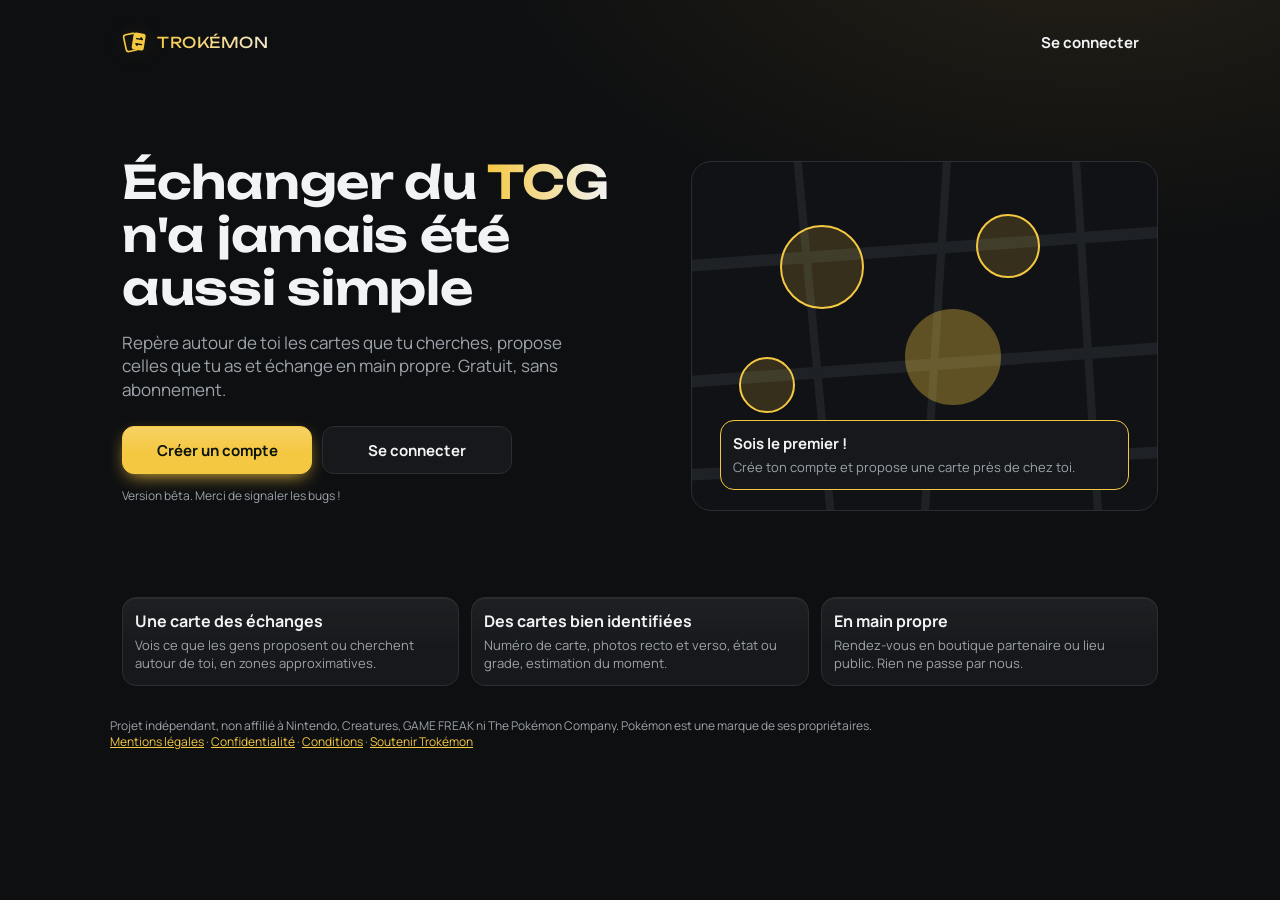
<file: index.html>
<!DOCTYPE html>
<html lang="fr">
<head>
<meta charset="utf-8">
<meta name="viewport" content="width=device-width, initial-scale=1, viewport-fit=cover">
<title>Trokémon · Échanger du TCG n'a jamais été aussi simple</title>
<meta name="description" content="Trouve près de chez toi les cartes que tu cherches, propose celles que tu as et échange en main propre. Gratuit, sans abonnement.">
<meta name="theme-color" content="#0E0F11">
<link rel="manifest" href="manifest.webmanifest">
<link rel="apple-touch-icon" href="apple-touch-icon.png">
<meta name="apple-mobile-web-app-capable" content="yes">
<meta name="mobile-web-app-capable" content="yes">
<meta name="apple-mobile-web-app-title" content="Trokémon">
<link rel="icon" href="icon.svg" type="image/svg+xml">
<link rel="stylesheet" href="vendor/leaflet/leaflet.css">
<link rel="preconnect" href="https://assets.tcgdex.net">
<link rel="preconnect" href="https://assets.tcgdex.net" crossorigin>
<link rel="preconnect" href="https://api.tcgdex.net" crossorigin>
<link rel="preconnect" href="https://fonts.googleapis.com">
<link rel="preconnect" href="https://fonts.gstatic.com" crossorigin>
<link href="https://fonts.googleapis.com/css2?family=Manrope:wght@400;500;600;700;800&family=Unbounded:wght@600&display=swap" rel="stylesheet">
<link rel="stylesheet" href="css/style.css">
</head>
<body>
<div id="decor" aria-hidden="true"></div>
<div id="app"></div>
<div id="toast" class="toast" role="status" hidden></div>
<noscript><p style="padding:24px">Trokémon a besoin de JavaScript pour fonctionner.</p></noscript>
<script src="vendor/leaflet/leaflet.js"></script>
<script src="vendor/supabase.js"></script>
<script src="config.js"></script>
<script>if("serviceWorker" in navigator){window.addEventListener("load",function(){navigator.serviceWorker.register("sw.js").catch(function(){});});}</script>
<script src="js/pwa.js"></script>
<script src="js/catalog.js"></script>
<script src="js/db.js"></script>
<script src="js/map.js"></script>
<script src="js/camera.js"></script>
<script src="js/app.js"></script>
</body>
</html>
</file>
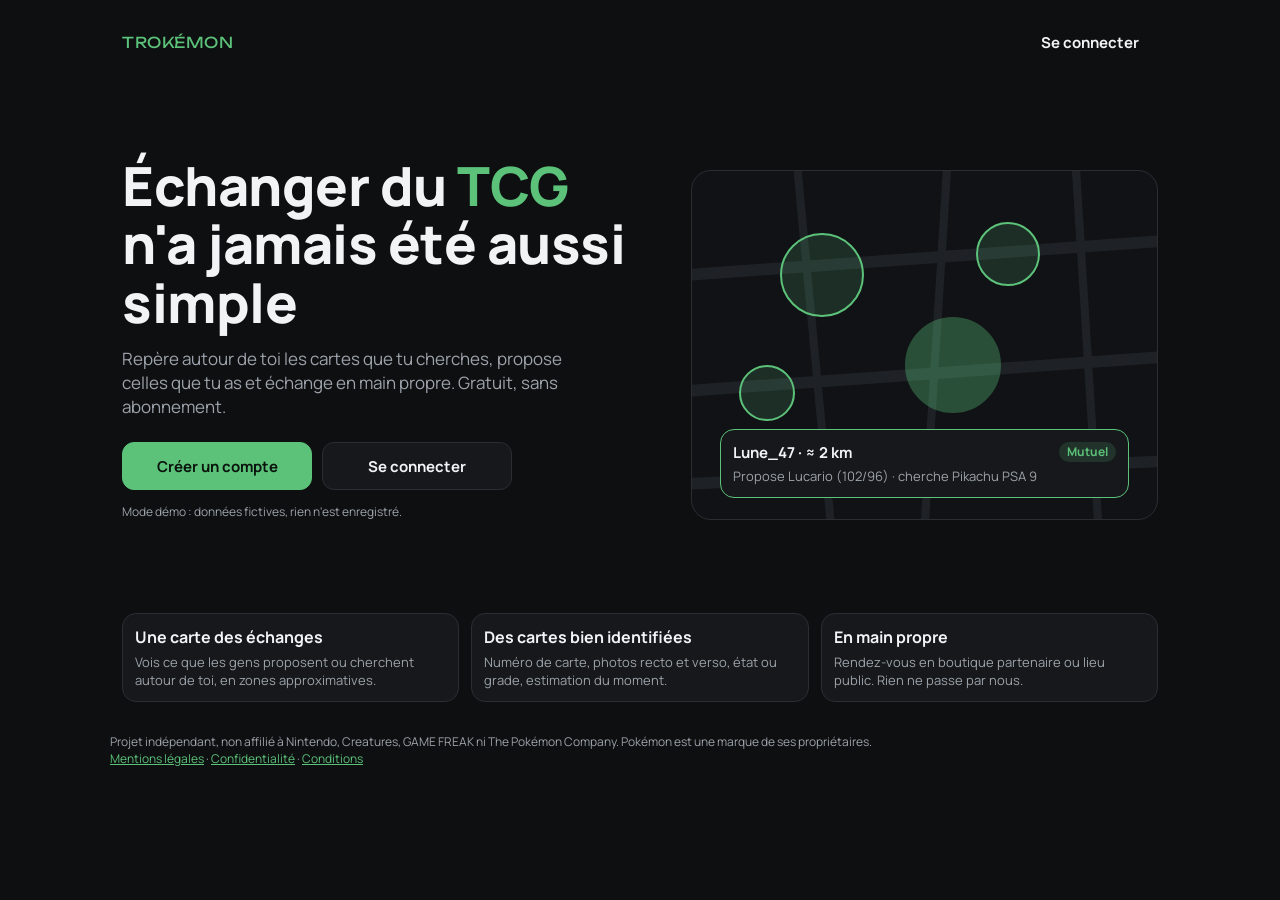
<file: site/index.html>
<!DOCTYPE html>
<html lang="fr">
<head>
<meta charset="utf-8">
<meta name="viewport" content="width=device-width, initial-scale=1, viewport-fit=cover">
<title>Trokémon · Échanger du TCG n'a jamais été aussi simple</title>
<meta name="description" content="Trouve près de chez toi les cartes que tu cherches, propose celles que tu as et échange en main propre. Gratuit, sans abonnement.">
<meta name="theme-color" content="#0E0F11">
<link rel="manifest" href="manifest.webmanifest">
<link rel="icon" href="icon.svg" type="image/svg+xml">
<link rel="stylesheet" href="vendor/leaflet/leaflet.css">
<link rel="preconnect" href="https://fonts.googleapis.com">
<link rel="preconnect" href="https://fonts.gstatic.com" crossorigin>
<link href="https://fonts.googleapis.com/css2?family=Manrope:wght@400;500;600;700;800&family=Unbounded:wght@600&display=swap" rel="stylesheet">
<link rel="stylesheet" href="css/style.css">
</head>
<body>
<div id="app"></div>
<div id="toast" class="toast" role="status" hidden></div>
<noscript><p style="padding:24px">Trokémon a besoin de JavaScript pour fonctionner.</p></noscript>
<script src="vendor/leaflet/leaflet.js"></script>
<script src="vendor/supabase.js"></script>
<script src="config.js"></script>
<script src="js/catalog.js"></script>
<script src="js/db.js"></script>
<script src="js/map.js"></script>
<script src="js/app.js"></script>
</body>
</html>
</file>
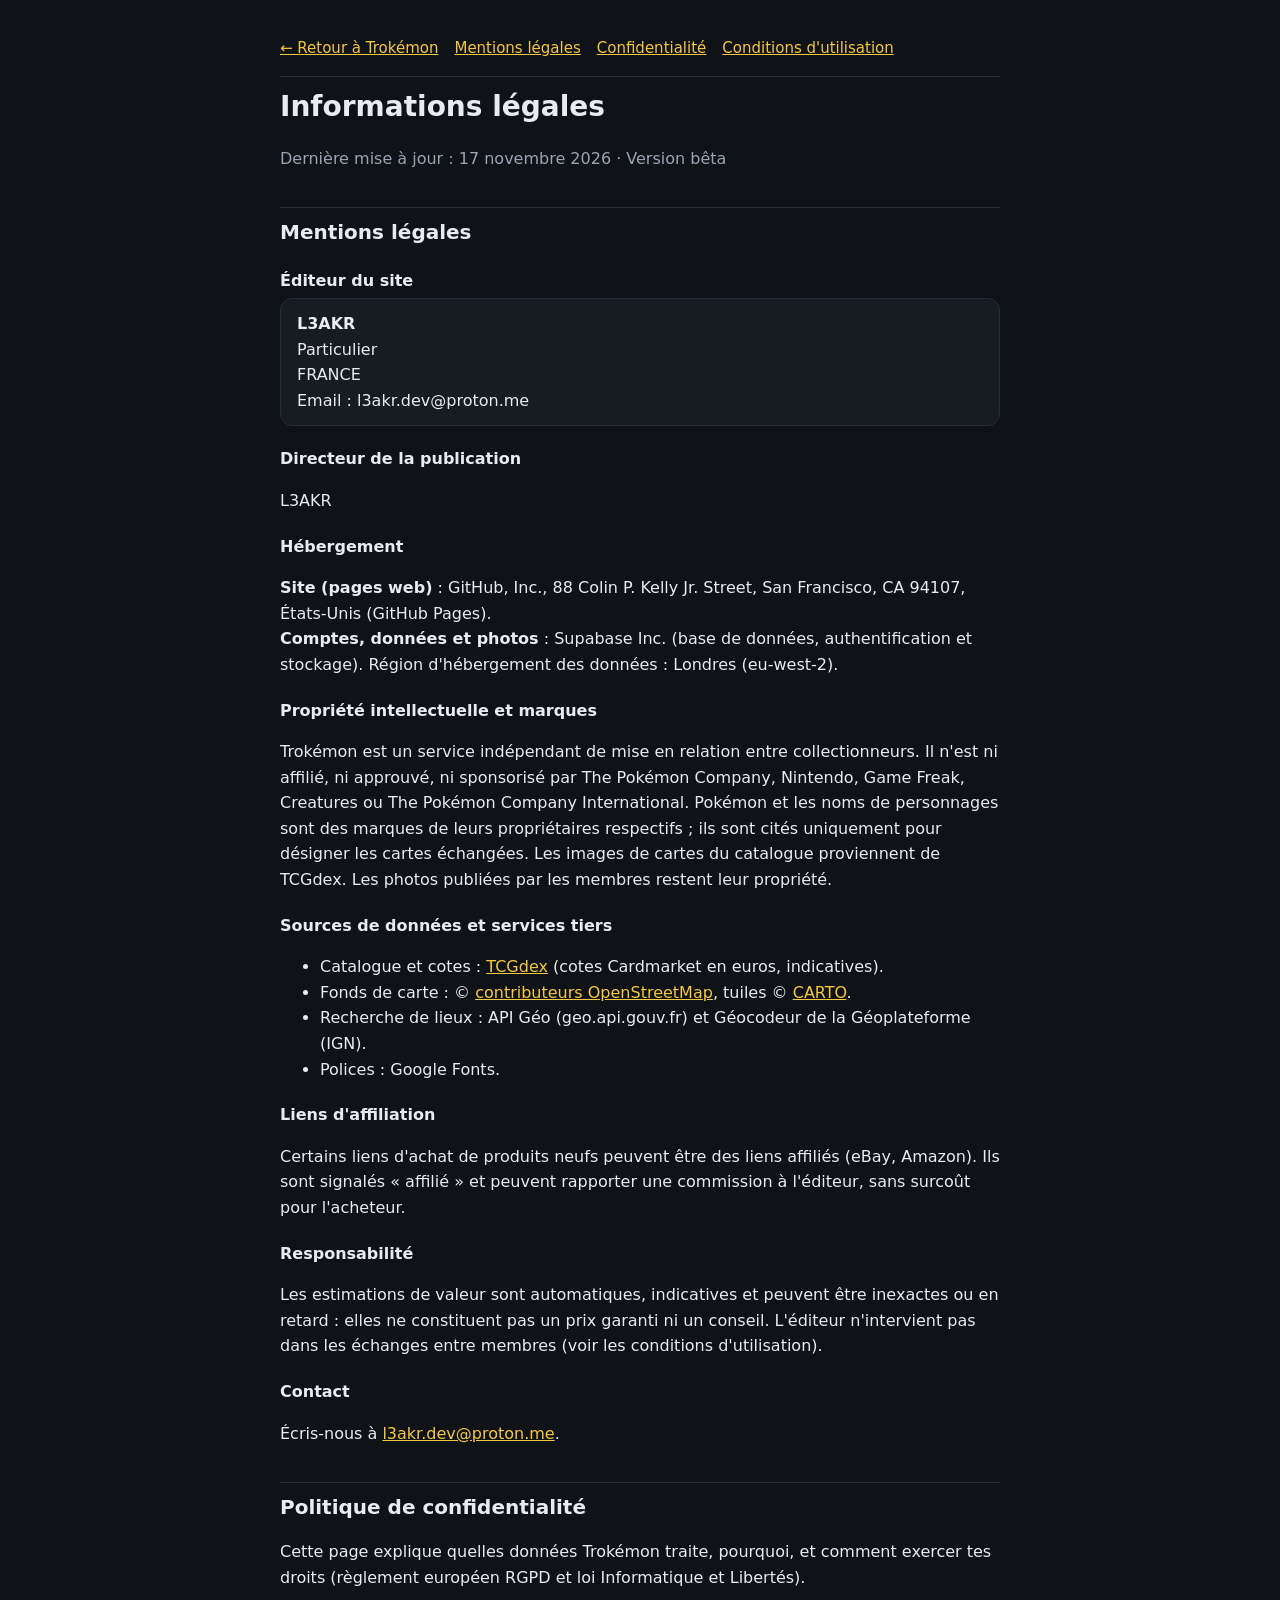
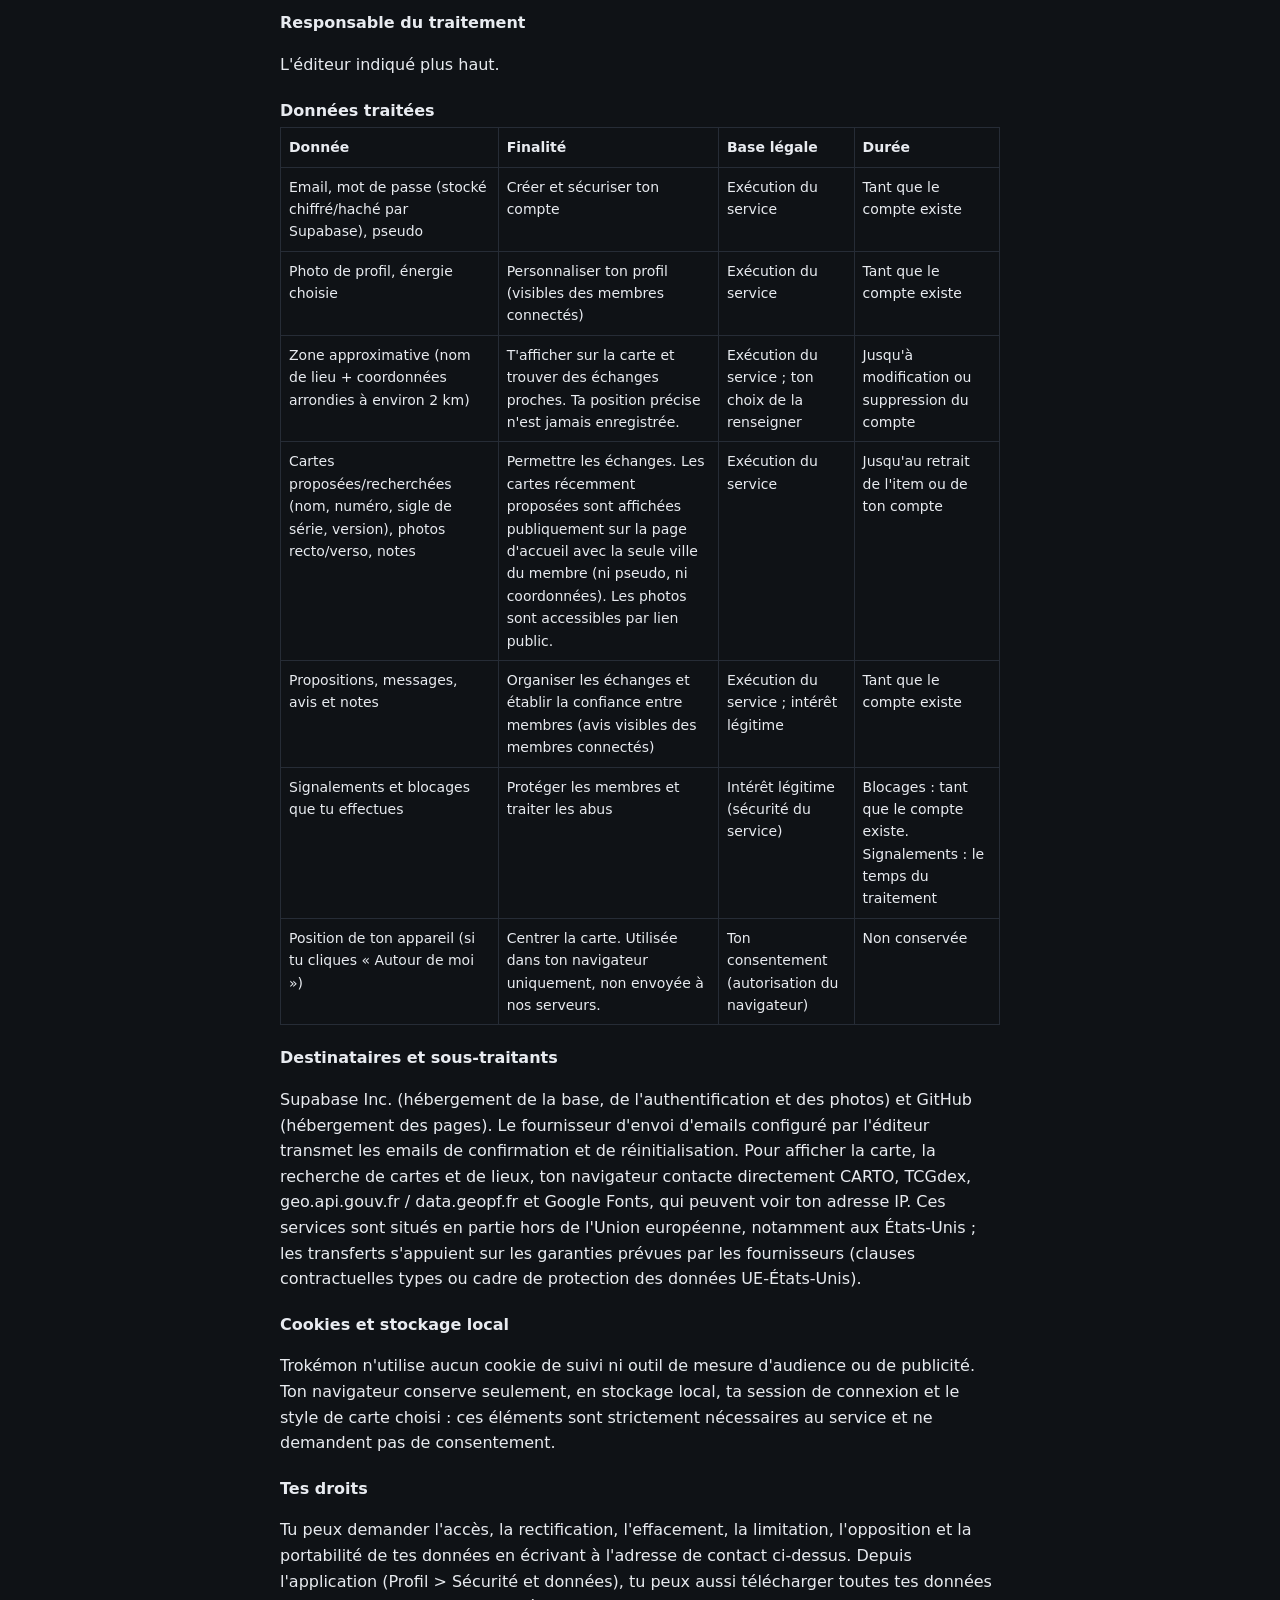
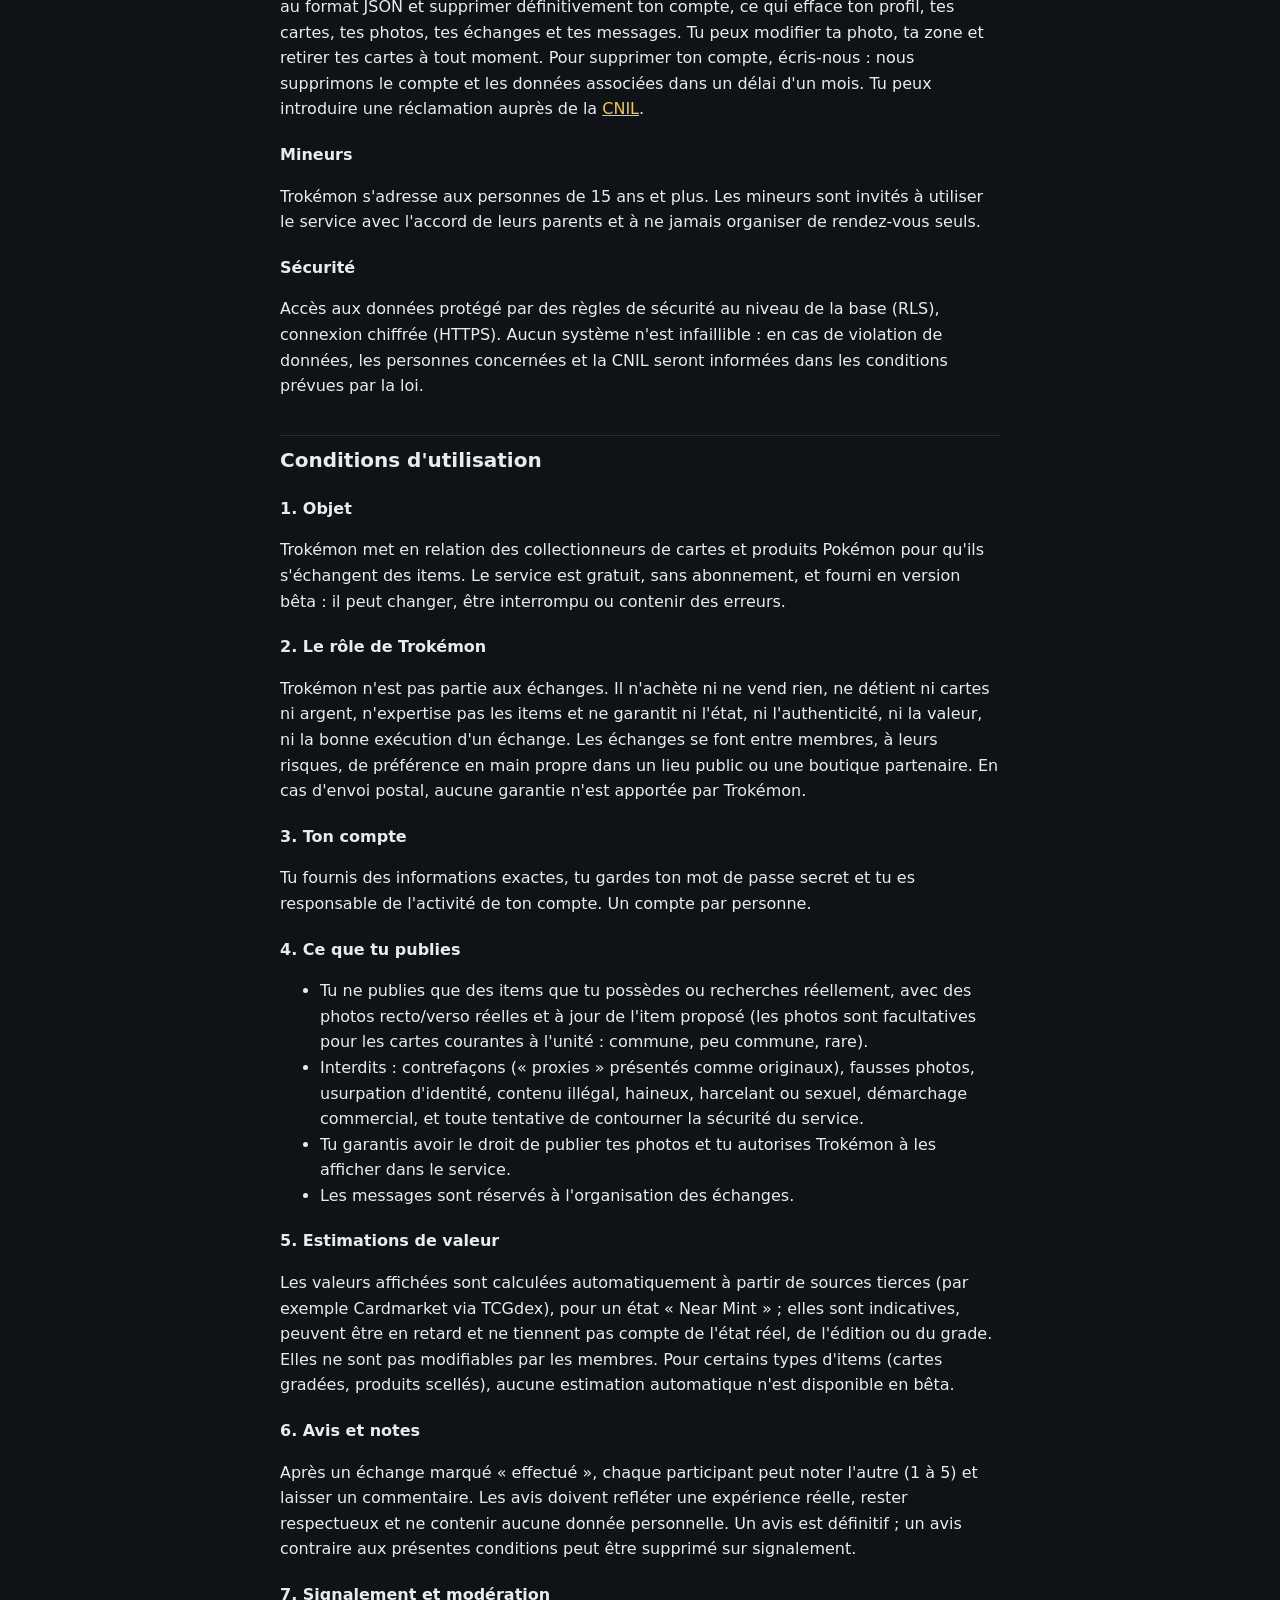
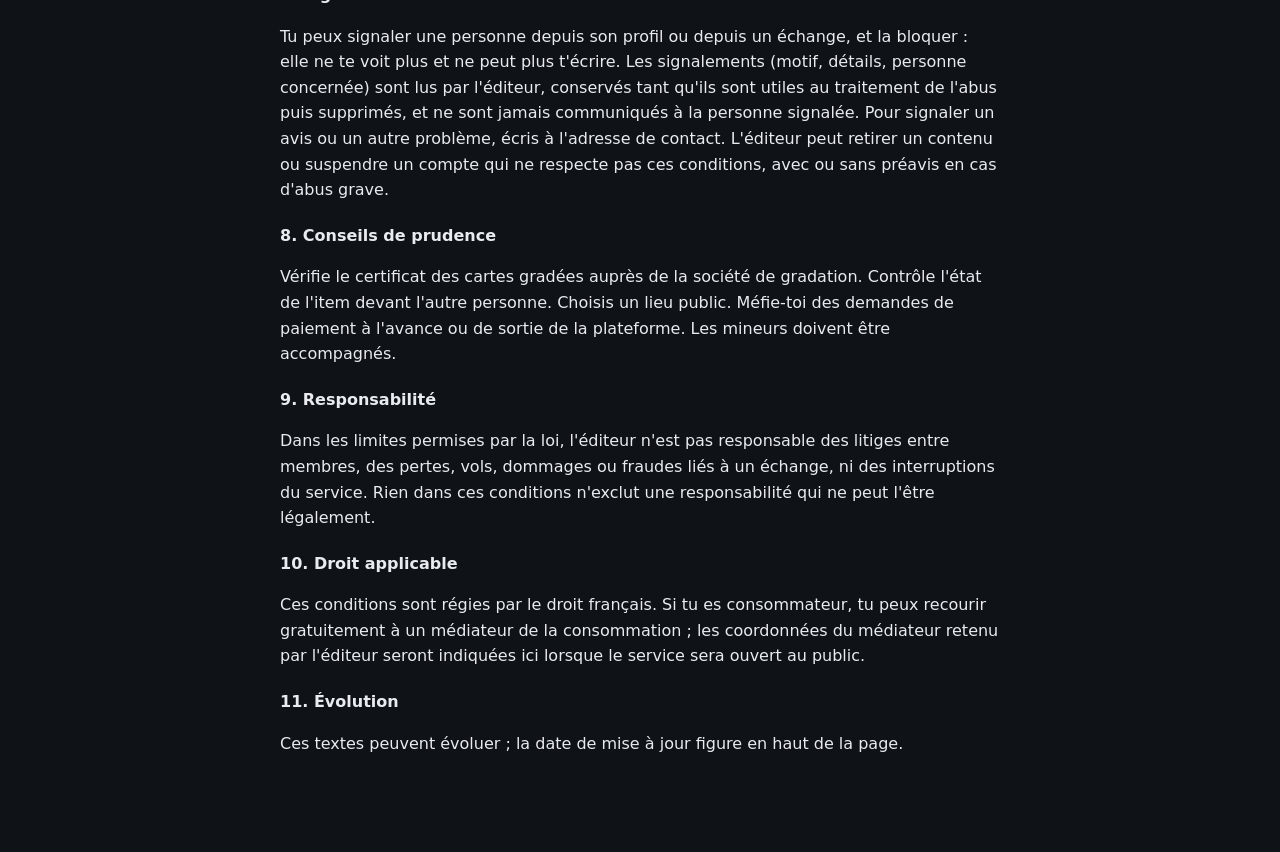
<file: legal.html>
<!DOCTYPE html>
<html lang="fr">
<head>
<meta charset="utf-8">
<meta name="viewport" content="width=device-width,initial-scale=1">
<meta name="robots" content="noindex">
<title>Mentions légales · Trokémon</title>
<link rel="icon" href="icon.svg">
<style>
:root{color-scheme:dark}
*{box-sizing:border-box}
body{margin:0;background:#0f1216;color:#e8ebf0;font:16px/1.6 system-ui,-apple-system,Segoe UI,Roboto,sans-serif}
main{max-width:760px;margin:0 auto;padding:20px 20px 80px}
a{color:#F5C842}
h1{font-size:28px;margin:8px 0 4px}
h2{font-size:20px;margin:36px 0 8px;padding-top:8px;border-top:1px solid #262c36}
h3{font-size:16px;margin:20px 0 4px}
nav.top{display:flex;gap:16px;flex-wrap:wrap;padding:16px 0;border-bottom:1px solid #262c36;font-size:15px}
.muted{color:#9aa4b2}
.todo{background:#3a2d12;color:#ffd58a;border-radius:6px;padding:0 6px}
table{border-collapse:collapse;width:100%;font-size:14px}
td,th{border:1px solid #262c36;padding:8px;text-align:left;vertical-align:top}
.box{background:#171b22;border:1px solid #262c36;border-radius:12px;padding:12px 16px}
</style>
</head>
<body>
<main>
<nav class="top" aria-label="Pages légales">
 <a href="./">← Retour à Trokémon</a>
 <a href="#mentions">Mentions légales</a>
 <a href="#confidentialite">Confidentialité</a>
 <a href="#cgu">Conditions d'utilisation</a>
</nav>
<h1>Informations légales</h1>
<p class="muted">Dernière mise à jour : <span id="maj"></span> · Version bêta</p>

<h2 id="mentions">Mentions légales</h2>
<h3>Éditeur du site</h3>
<div class="box" id="editeur"></div>
<h3>Directeur de la publication</h3>
<p id="directeur"></p>
<h3>Hébergement</h3>
<p><b>Site (pages web)</b> : GitHub, Inc., 88 Colin P. Kelly Jr. Street, San Francisco, CA 94107, États-Unis (GitHub Pages).<br>
<b>Comptes, données et photos</b> : Supabase Inc. (base de données, authentification et stockage). Région d'hébergement des données : <span id="region"></span>.</p>
<h3>Propriété intellectuelle et marques</h3>
<p>Trokémon est un service indépendant de mise en relation entre collectionneurs. Il n'est ni affilié, ni approuvé, ni sponsorisé par The Pokémon Company, Nintendo, Game Freak, Creatures ou The Pokémon Company International. Pokémon et les noms de personnages sont des marques de leurs propriétaires respectifs ; ils sont cités uniquement pour désigner les cartes échangées. Les images de cartes du catalogue proviennent de TCGdex. Les photos publiées par les membres restent leur propriété.</p>
<h3>Sources de données et services tiers</h3>
<ul>
 <li>Catalogue et cotes : <a href="https://tcgdex.dev" rel="noopener">TCGdex</a> (cotes Cardmarket en euros, indicatives).</li>
 <li>Fonds de carte : © <a href="https://www.openstreetmap.org/copyright" rel="noopener">contributeurs OpenStreetMap</a>, tuiles © <a href="https://carto.com/attributions" rel="noopener">CARTO</a>.</li>
 <li>Recherche de lieux : API Géo (geo.api.gouv.fr) et Géocodeur de la Géoplateforme (IGN).</li>
 <li>Polices : Google Fonts.</li>
</ul>
<h3>Liens d'affiliation</h3>
<p>Certains liens d'achat de produits neufs peuvent être des liens affiliés (eBay, Amazon). Ils sont signalés « affilié » et peuvent rapporter une commission à l'éditeur, sans surcoût pour l'acheteur.</p>
<h3>Responsabilité</h3>
<p>Les estimations de valeur sont automatiques, indicatives et peuvent être inexactes ou en retard : elles ne constituent pas un prix garanti ni un conseil. L'éditeur n'intervient pas dans les échanges entre membres (voir les conditions d'utilisation).</p>
<h3>Contact</h3>
<p id="contact"></p>

<h2 id="confidentialite">Politique de confidentialité</h2>
<p>Cette page explique quelles données Trokémon traite, pourquoi, et comment exercer tes droits (règlement européen RGPD et loi Informatique et Libertés).</p>
<h3>Responsable du traitement</h3>
<p>L'éditeur indiqué plus haut.</p>
<h3>Données traitées</h3>
<table>
 <tr><th>Donnée</th><th>Finalité</th><th>Base légale</th><th>Durée</th></tr>
 <tr><td>Email, mot de passe (stocké chiffré/haché par Supabase), pseudo</td><td>Créer et sécuriser ton compte</td><td>Exécution du service</td><td>Tant que le compte existe</td></tr>
 <tr><td>Photo de profil, énergie choisie</td><td>Personnaliser ton profil (visibles des membres connectés)</td><td>Exécution du service</td><td>Tant que le compte existe</td></tr>
 <tr><td>Zone approximative (nom de lieu + coordonnées arrondies à environ 2 km)</td><td>T'afficher sur la carte et trouver des échanges proches. Ta position précise n'est jamais enregistrée.</td><td>Exécution du service ; ton choix de la renseigner</td><td>Jusqu'à modification ou suppression du compte</td></tr>
 <tr><td>Cartes proposées/recherchées (nom, numéro, sigle de série, version), photos recto/verso, notes</td><td>Permettre les échanges. Les cartes récemment proposées sont affichées publiquement sur la page d'accueil avec la seule ville du membre (ni pseudo, ni coordonnées). Les photos sont accessibles par lien public.</td><td>Exécution du service</td><td>Jusqu'au retrait de l'item ou de ton compte</td></tr>
 <tr><td>Propositions, messages, avis et notes</td><td>Organiser les échanges et établir la confiance entre membres (avis visibles des membres connectés)</td><td>Exécution du service ; intérêt légitime</td><td>Tant que le compte existe</td></tr>
 <tr><td>Signalements et blocages que tu effectues</td><td>Protéger les membres et traiter les abus</td><td>Intérêt légitime (sécurité du service)</td><td>Blocages : tant que le compte existe. Signalements : le temps du traitement</td></tr>
 <tr><td>Position de ton appareil (si tu cliques « Autour de moi »)</td><td>Centrer la carte. Utilisée dans ton navigateur uniquement, non envoyée à nos serveurs.</td><td>Ton consentement (autorisation du navigateur)</td><td>Non conservée</td></tr>
</table>
<h3>Destinataires et sous-traitants</h3>
<p>Supabase Inc. (hébergement de la base, de l'authentification et des photos) et GitHub (hébergement des pages). Le fournisseur d'envoi d'emails configuré par l'éditeur transmet les emails de confirmation et de réinitialisation. Pour afficher la carte, la recherche de cartes et de lieux, ton navigateur contacte directement CARTO, TCGdex, geo.api.gouv.fr / data.geopf.fr et Google Fonts, qui peuvent voir ton adresse IP. Ces services sont situés en partie hors de l'Union européenne, notamment aux États-Unis ; les transferts s'appuient sur les garanties prévues par les fournisseurs (clauses contractuelles types ou cadre de protection des données UE-États-Unis).</p>
<h3>Cookies et stockage local</h3>
<p>Trokémon n'utilise aucun cookie de suivi ni outil de mesure d'audience ou de publicité. Ton navigateur conserve seulement, en stockage local, ta session de connexion et le style de carte choisi : ces éléments sont strictement nécessaires au service et ne demandent pas de consentement.</p>
<h3>Tes droits</h3>
<p>Tu peux demander l'accès, la rectification, l'effacement, la limitation, l'opposition et la portabilité de tes données en écrivant à l'adresse de contact ci-dessus. Depuis l'application (Profil > Sécurité et données), tu peux aussi télécharger toutes tes données au format JSON et supprimer définitivement ton compte, ce qui efface ton profil, tes cartes, tes photos, tes échanges et tes messages. Tu peux modifier ta photo, ta zone et retirer tes cartes à tout moment. Pour supprimer ton compte, écris-nous : nous supprimons le compte et les données associées dans un délai d'un mois. Tu peux introduire une réclamation auprès de la <a href="https://www.cnil.fr/fr/plaintes" rel="noopener">CNIL</a>.</p>
<h3>Mineurs</h3>
<p>Trokémon s'adresse aux personnes de 15 ans et plus. Les mineurs sont invités à utiliser le service avec l'accord de leurs parents et à ne jamais organiser de rendez-vous seuls.</p>
<h3>Sécurité</h3>
<p>Accès aux données protégé par des règles de sécurité au niveau de la base (RLS), connexion chiffrée (HTTPS). Aucun système n'est infaillible : en cas de violation de données, les personnes concernées et la CNIL seront informées dans les conditions prévues par la loi.</p>

<h2 id="cgu">Conditions d'utilisation</h2>
<h3>1. Objet</h3>
<p>Trokémon met en relation des collectionneurs de cartes et produits Pokémon pour qu'ils s'échangent des items. Le service est gratuit, sans abonnement, et fourni en version bêta : il peut changer, être interrompu ou contenir des erreurs.</p>
<h3>2. Le rôle de Trokémon</h3>
<p>Trokémon n'est pas partie aux échanges. Il n'achète ni ne vend rien, ne détient ni cartes ni argent, n'expertise pas les items et ne garantit ni l'état, ni l'authenticité, ni la valeur, ni la bonne exécution d'un échange. Les échanges se font entre membres, à leurs risques, de préférence en main propre dans un lieu public ou une boutique partenaire. En cas d'envoi postal, aucune garantie n'est apportée par Trokémon.</p>
<h3>3. Ton compte</h3>
<p>Tu fournis des informations exactes, tu gardes ton mot de passe secret et tu es responsable de l'activité de ton compte. Un compte par personne.</p>
<h3>4. Ce que tu publies</h3>
<ul>
 <li>Tu ne publies que des items que tu possèdes ou recherches réellement, avec des photos recto/verso réelles et à jour de l'item proposé (les photos sont facultatives pour les cartes courantes à l'unité : commune, peu commune, rare).</li>
 <li>Interdits : contrefaçons (« proxies » présentés comme originaux), fausses photos, usurpation d'identité, contenu illégal, haineux, harcelant ou sexuel, démarchage commercial, et toute tentative de contourner la sécurité du service.</li>
 <li>Tu garantis avoir le droit de publier tes photos et tu autorises Trokémon à les afficher dans le service.</li>
 <li>Les messages sont réservés à l'organisation des échanges.</li>
</ul>
<h3>5. Estimations de valeur</h3>
<p>Les valeurs affichées sont calculées automatiquement à partir de sources tierces (par exemple Cardmarket via TCGdex), pour un état « Near Mint » ; elles sont indicatives, peuvent être en retard et ne tiennent pas compte de l'état réel, de l'édition ou du grade. Elles ne sont pas modifiables par les membres. Pour certains types d'items (cartes gradées, produits scellés), aucune estimation automatique n'est disponible en bêta.</p>
<h3>6. Avis et notes</h3>
<p>Après un échange marqué « effectué », chaque participant peut noter l'autre (1 à 5) et laisser un commentaire. Les avis doivent refléter une expérience réelle, rester respectueux et ne contenir aucune donnée personnelle. Un avis est définitif ; un avis contraire aux présentes conditions peut être supprimé sur signalement.</p>
<h3>7. Signalement et modération</h3>
<p>Tu peux signaler une personne depuis son profil ou depuis un échange, et la bloquer : elle ne te voit plus et ne peut plus t'écrire. Les signalements (motif, détails, personne concernée) sont lus par l'éditeur, conservés tant qu'ils sont utiles au traitement de l'abus puis supprimés, et ne sont jamais communiqués à la personne signalée. Pour signaler un avis ou un autre problème, écris à l'adresse de contact. L'éditeur peut retirer un contenu ou suspendre un compte qui ne respecte pas ces conditions, avec ou sans préavis en cas d'abus grave.</p>
<h3>8. Conseils de prudence</h3>
<p>Vérifie le certificat des cartes gradées auprès de la société de gradation. Contrôle l'état de l'item devant l'autre personne. Choisis un lieu public. Méfie-toi des demandes de paiement à l'avance ou de sortie de la plateforme. Les mineurs doivent être accompagnés.</p>
<h3>9. Responsabilité</h3>
<p>Dans les limites permises par la loi, l'éditeur n'est pas responsable des litiges entre membres, des pertes, vols, dommages ou fraudes liés à un échange, ni des interruptions du service. Rien dans ces conditions n'exclut une responsabilité qui ne peut l'être légalement.</p>
<h3>10. Droit applicable</h3>
<p>Ces conditions sont régies par le droit français. Si tu es consommateur, tu peux recourir gratuitement à un médiateur de la consommation ; les coordonnées du médiateur retenu par l'éditeur seront indiquées ici lorsque le service sera ouvert au public.</p>
<h3>11. Évolution</h3>
<p>Ces textes peuvent évoluer ; la date de mise à jour figure en haut de la page.</p>
</main>
<script src="config.js"></script>
<script>
(function(){
 var L=(window.TK_CONFIG&&window.TK_CONFIG.LEGAL)||{};
 function esc(s){return String(s).replace(/[&<>"]/g,function(c){return {'&':'&amp;','<':'&lt;','>':'&gt;','"':'&quot;'}[c];});}
 function v(x,label){return x?esc(x):'<span class="todo">['+label+' à compléter dans config.js]</span>';}
 document.getElementById('maj').textContent='17 novembre 2026';
 document.getElementById('editeur').innerHTML=
  '<b>'+v(L.nom,'Nom')+'</b><br>'+v(L.statut,'Statut')+(L.siret?'<br>SIRET : '+esc(L.siret):'')+'<br>'+v(L.adresse,'Adresse')+'<br>Email : '+v(L.email,'Email');
 document.getElementById('directeur').innerHTML=v(L.directeur||L.nom,'Directeur de la publication');
 document.getElementById('region').innerHTML=v(L.supabaseRegion,'Région');
 document.getElementById('contact').innerHTML=L.email?'Écris-nous à <a href="mailto:'+esc(L.email)+'">'+esc(L.email)+'</a>.':v('','Email de contact');
})();
</script>
</body>
</html>
</file>
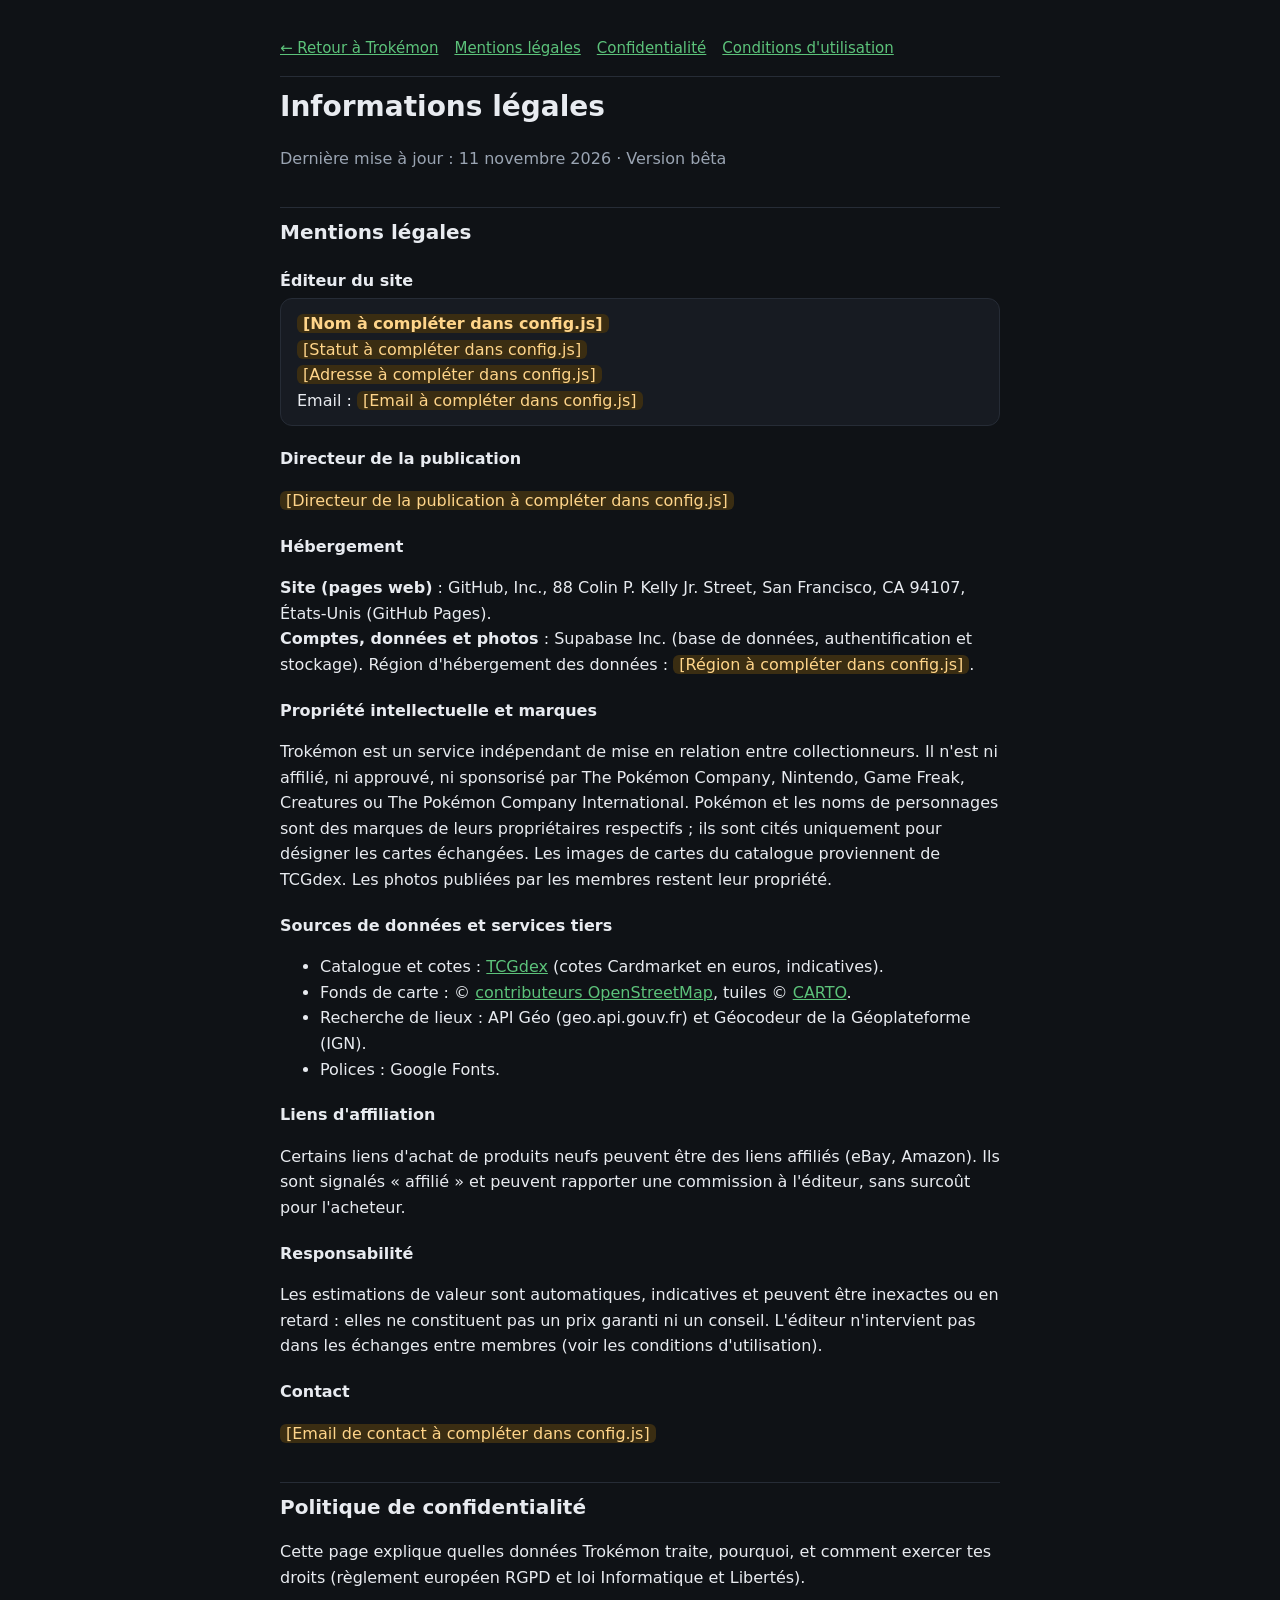
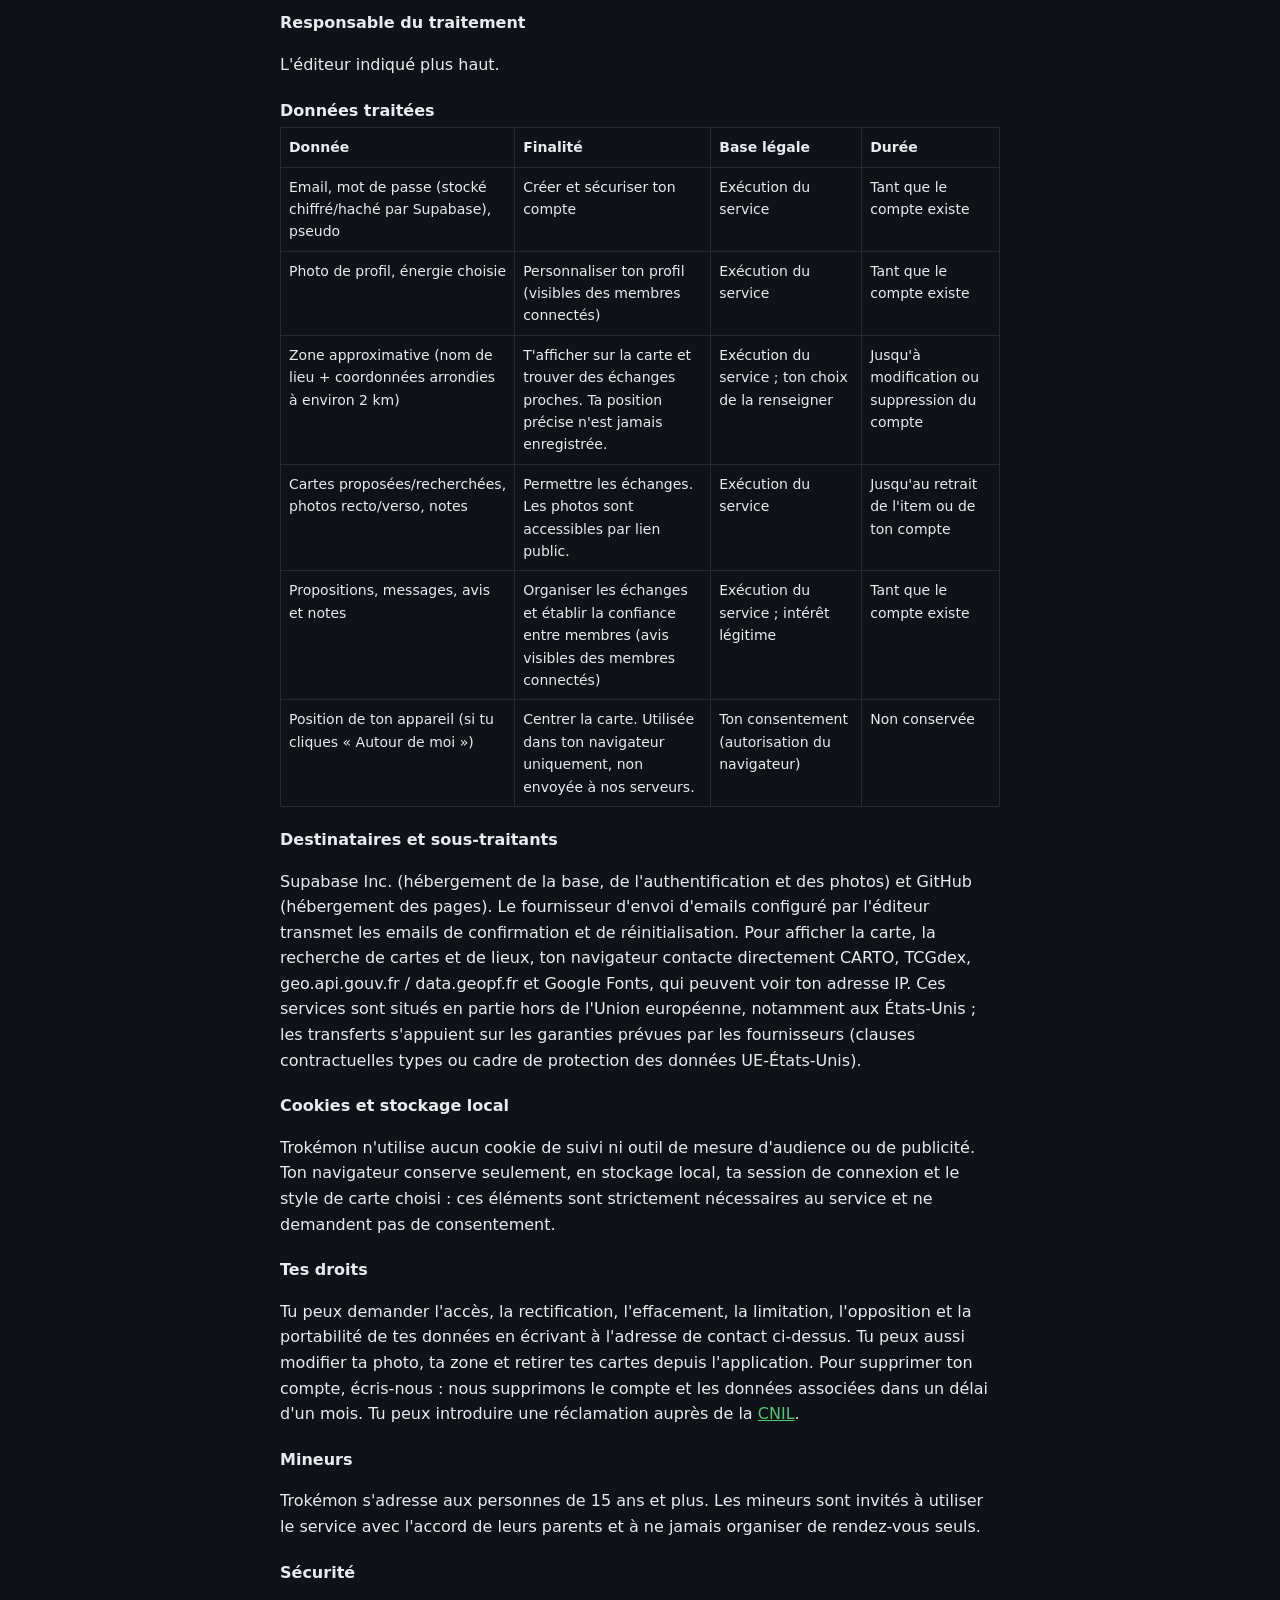
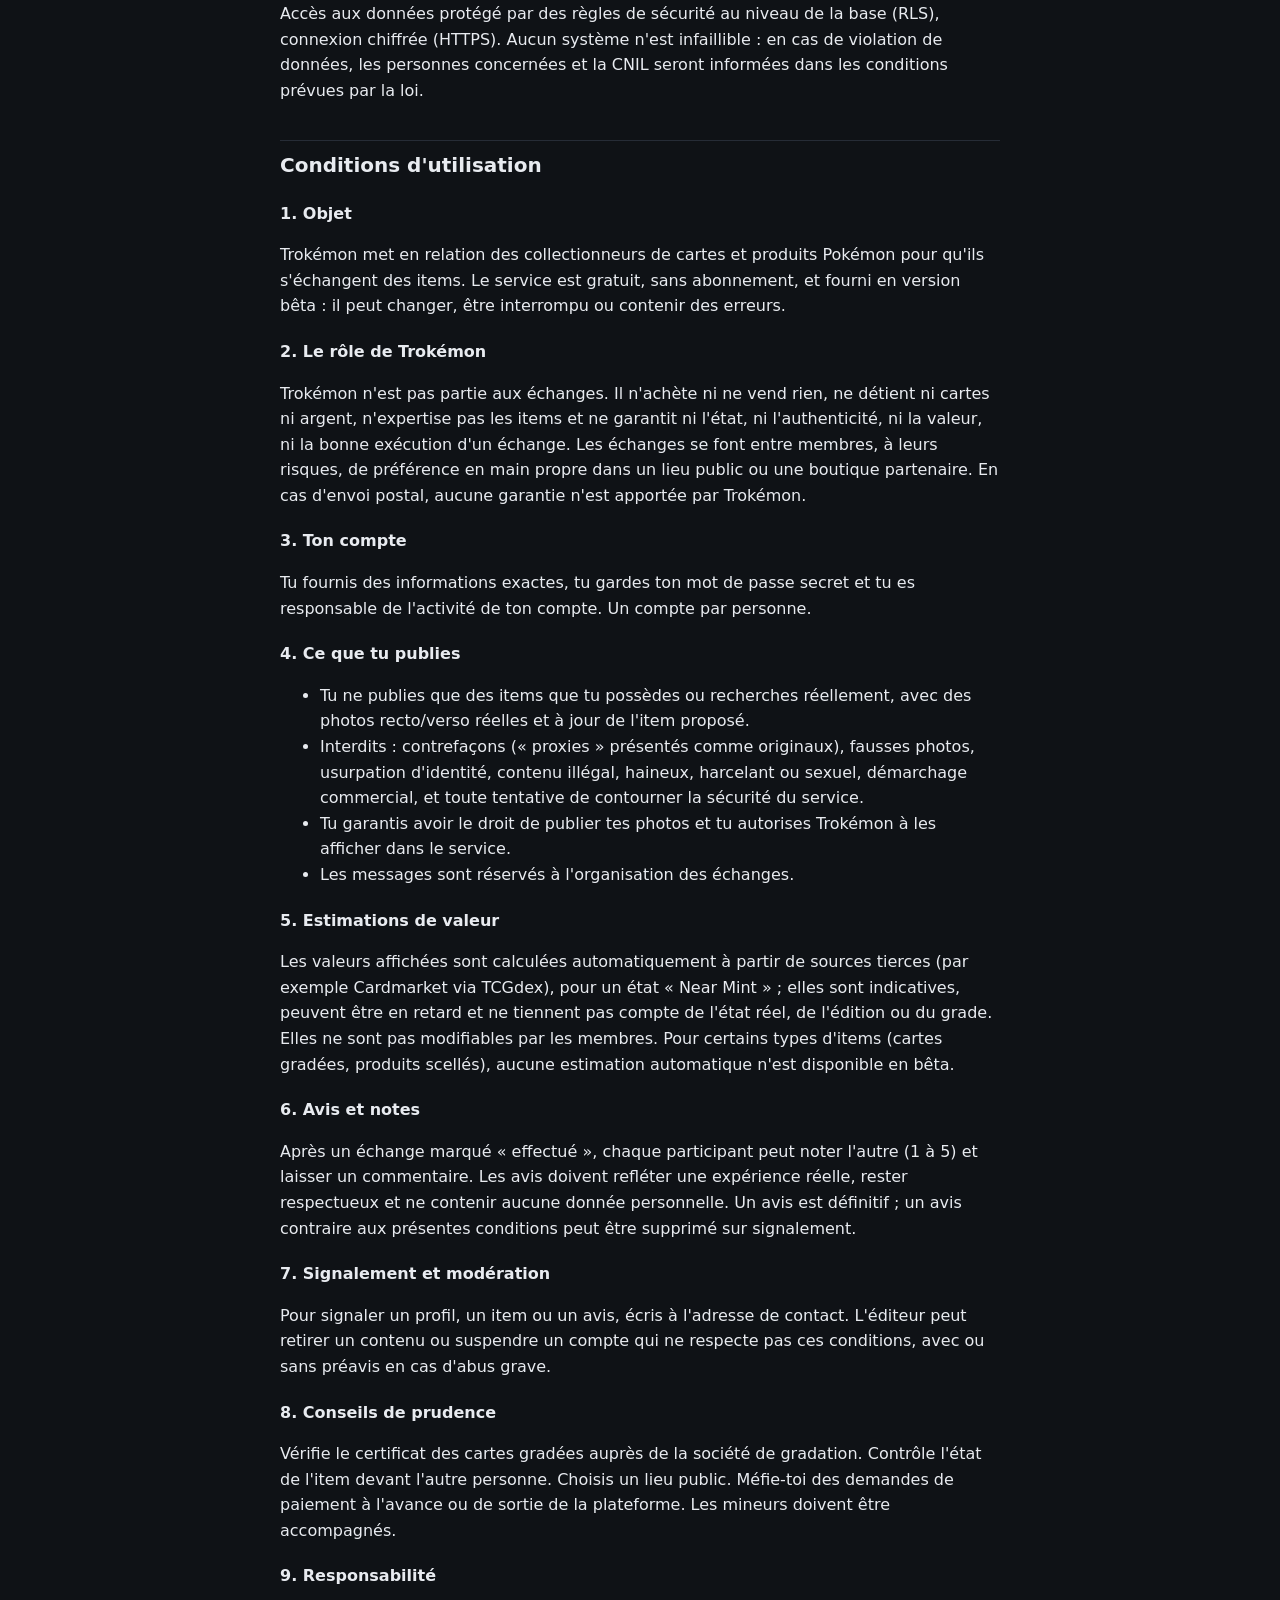
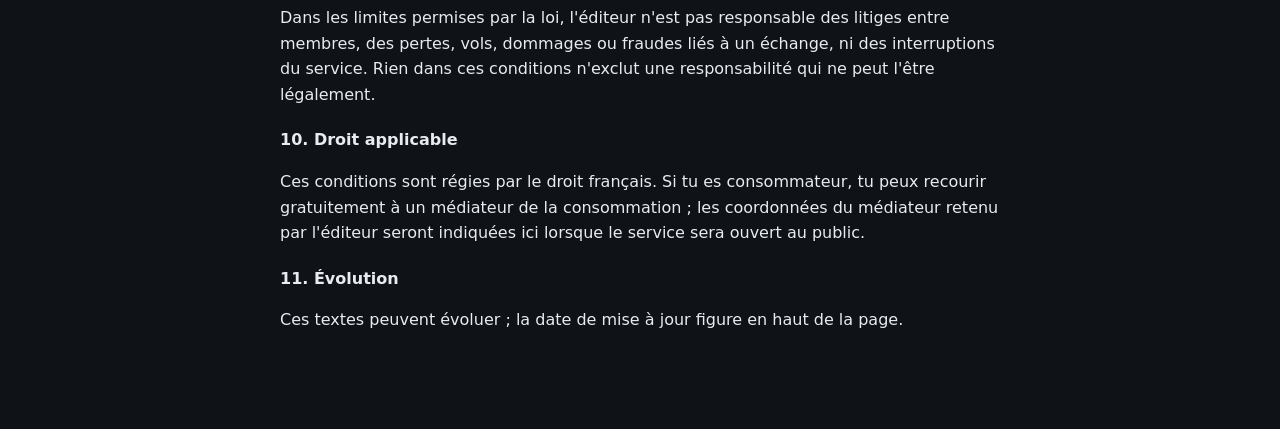
<file: site/legal.html>
<!DOCTYPE html>
<html lang="fr">
<head>
<meta charset="utf-8">
<meta name="viewport" content="width=device-width,initial-scale=1">
<meta name="robots" content="noindex">
<title>Mentions légales · Trokémon</title>
<link rel="icon" href="icon.svg">
<style>
:root{color-scheme:dark}
*{box-sizing:border-box}
body{margin:0;background:#0f1216;color:#e8ebf0;font:16px/1.6 system-ui,-apple-system,Segoe UI,Roboto,sans-serif}
main{max-width:760px;margin:0 auto;padding:20px 20px 80px}
a{color:#5CC27A}
h1{font-size:28px;margin:8px 0 4px}
h2{font-size:20px;margin:36px 0 8px;padding-top:8px;border-top:1px solid #262c36}
h3{font-size:16px;margin:20px 0 4px}
nav.top{display:flex;gap:16px;flex-wrap:wrap;padding:16px 0;border-bottom:1px solid #262c36;font-size:15px}
.muted{color:#9aa4b2}
.todo{background:#3a2d12;color:#ffd58a;border-radius:6px;padding:0 6px}
table{border-collapse:collapse;width:100%;font-size:14px}
td,th{border:1px solid #262c36;padding:8px;text-align:left;vertical-align:top}
.box{background:#171b22;border:1px solid #262c36;border-radius:12px;padding:12px 16px}
</style>
</head>
<body>
<main>
<nav class="top" aria-label="Pages légales">
 <a href="./">← Retour à Trokémon</a>
 <a href="#mentions">Mentions légales</a>
 <a href="#confidentialite">Confidentialité</a>
 <a href="#cgu">Conditions d'utilisation</a>
</nav>
<h1>Informations légales</h1>
<p class="muted">Dernière mise à jour : <span id="maj"></span> · Version bêta</p>

<h2 id="mentions">Mentions légales</h2>
<h3>Éditeur du site</h3>
<div class="box" id="editeur"></div>
<h3>Directeur de la publication</h3>
<p id="directeur"></p>
<h3>Hébergement</h3>
<p><b>Site (pages web)</b> : GitHub, Inc., 88 Colin P. Kelly Jr. Street, San Francisco, CA 94107, États-Unis (GitHub Pages).<br>
<b>Comptes, données et photos</b> : Supabase Inc. (base de données, authentification et stockage). Région d'hébergement des données : <span id="region"></span>.</p>
<h3>Propriété intellectuelle et marques</h3>
<p>Trokémon est un service indépendant de mise en relation entre collectionneurs. Il n'est ni affilié, ni approuvé, ni sponsorisé par The Pokémon Company, Nintendo, Game Freak, Creatures ou The Pokémon Company International. Pokémon et les noms de personnages sont des marques de leurs propriétaires respectifs ; ils sont cités uniquement pour désigner les cartes échangées. Les images de cartes du catalogue proviennent de TCGdex. Les photos publiées par les membres restent leur propriété.</p>
<h3>Sources de données et services tiers</h3>
<ul>
 <li>Catalogue et cotes : <a href="https://tcgdex.dev" rel="noopener">TCGdex</a> (cotes Cardmarket en euros, indicatives).</li>
 <li>Fonds de carte : © <a href="https://www.openstreetmap.org/copyright" rel="noopener">contributeurs OpenStreetMap</a>, tuiles © <a href="https://carto.com/attributions" rel="noopener">CARTO</a>.</li>
 <li>Recherche de lieux : API Géo (geo.api.gouv.fr) et Géocodeur de la Géoplateforme (IGN).</li>
 <li>Polices : Google Fonts.</li>
</ul>
<h3>Liens d'affiliation</h3>
<p>Certains liens d'achat de produits neufs peuvent être des liens affiliés (eBay, Amazon). Ils sont signalés « affilié » et peuvent rapporter une commission à l'éditeur, sans surcoût pour l'acheteur.</p>
<h3>Responsabilité</h3>
<p>Les estimations de valeur sont automatiques, indicatives et peuvent être inexactes ou en retard : elles ne constituent pas un prix garanti ni un conseil. L'éditeur n'intervient pas dans les échanges entre membres (voir les conditions d'utilisation).</p>
<h3>Contact</h3>
<p id="contact"></p>

<h2 id="confidentialite">Politique de confidentialité</h2>
<p>Cette page explique quelles données Trokémon traite, pourquoi, et comment exercer tes droits (règlement européen RGPD et loi Informatique et Libertés).</p>
<h3>Responsable du traitement</h3>
<p>L'éditeur indiqué plus haut.</p>
<h3>Données traitées</h3>
<table>
 <tr><th>Donnée</th><th>Finalité</th><th>Base légale</th><th>Durée</th></tr>
 <tr><td>Email, mot de passe (stocké chiffré/haché par Supabase), pseudo</td><td>Créer et sécuriser ton compte</td><td>Exécution du service</td><td>Tant que le compte existe</td></tr>
 <tr><td>Photo de profil, énergie choisie</td><td>Personnaliser ton profil (visibles des membres connectés)</td><td>Exécution du service</td><td>Tant que le compte existe</td></tr>
 <tr><td>Zone approximative (nom de lieu + coordonnées arrondies à environ 2 km)</td><td>T'afficher sur la carte et trouver des échanges proches. Ta position précise n'est jamais enregistrée.</td><td>Exécution du service ; ton choix de la renseigner</td><td>Jusqu'à modification ou suppression du compte</td></tr>
 <tr><td>Cartes proposées/recherchées, photos recto/verso, notes</td><td>Permettre les échanges. Les photos sont accessibles par lien public.</td><td>Exécution du service</td><td>Jusqu'au retrait de l'item ou de ton compte</td></tr>
 <tr><td>Propositions, messages, avis et notes</td><td>Organiser les échanges et établir la confiance entre membres (avis visibles des membres connectés)</td><td>Exécution du service ; intérêt légitime</td><td>Tant que le compte existe</td></tr>
 <tr><td>Position de ton appareil (si tu cliques « Autour de moi »)</td><td>Centrer la carte. Utilisée dans ton navigateur uniquement, non envoyée à nos serveurs.</td><td>Ton consentement (autorisation du navigateur)</td><td>Non conservée</td></tr>
</table>
<h3>Destinataires et sous-traitants</h3>
<p>Supabase Inc. (hébergement de la base, de l'authentification et des photos) et GitHub (hébergement des pages). Le fournisseur d'envoi d'emails configuré par l'éditeur transmet les emails de confirmation et de réinitialisation. Pour afficher la carte, la recherche de cartes et de lieux, ton navigateur contacte directement CARTO, TCGdex, geo.api.gouv.fr / data.geopf.fr et Google Fonts, qui peuvent voir ton adresse IP. Ces services sont situés en partie hors de l'Union européenne, notamment aux États-Unis ; les transferts s'appuient sur les garanties prévues par les fournisseurs (clauses contractuelles types ou cadre de protection des données UE-États-Unis).</p>
<h3>Cookies et stockage local</h3>
<p>Trokémon n'utilise aucun cookie de suivi ni outil de mesure d'audience ou de publicité. Ton navigateur conserve seulement, en stockage local, ta session de connexion et le style de carte choisi : ces éléments sont strictement nécessaires au service et ne demandent pas de consentement.</p>
<h3>Tes droits</h3>
<p>Tu peux demander l'accès, la rectification, l'effacement, la limitation, l'opposition et la portabilité de tes données en écrivant à l'adresse de contact ci-dessus. Tu peux aussi modifier ta photo, ta zone et retirer tes cartes depuis l'application. Pour supprimer ton compte, écris-nous : nous supprimons le compte et les données associées dans un délai d'un mois. Tu peux introduire une réclamation auprès de la <a href="https://www.cnil.fr/fr/plaintes" rel="noopener">CNIL</a>.</p>
<h3>Mineurs</h3>
<p>Trokémon s'adresse aux personnes de 15 ans et plus. Les mineurs sont invités à utiliser le service avec l'accord de leurs parents et à ne jamais organiser de rendez-vous seuls.</p>
<h3>Sécurité</h3>
<p>Accès aux données protégé par des règles de sécurité au niveau de la base (RLS), connexion chiffrée (HTTPS). Aucun système n'est infaillible : en cas de violation de données, les personnes concernées et la CNIL seront informées dans les conditions prévues par la loi.</p>

<h2 id="cgu">Conditions d'utilisation</h2>
<h3>1. Objet</h3>
<p>Trokémon met en relation des collectionneurs de cartes et produits Pokémon pour qu'ils s'échangent des items. Le service est gratuit, sans abonnement, et fourni en version bêta : il peut changer, être interrompu ou contenir des erreurs.</p>
<h3>2. Le rôle de Trokémon</h3>
<p>Trokémon n'est pas partie aux échanges. Il n'achète ni ne vend rien, ne détient ni cartes ni argent, n'expertise pas les items et ne garantit ni l'état, ni l'authenticité, ni la valeur, ni la bonne exécution d'un échange. Les échanges se font entre membres, à leurs risques, de préférence en main propre dans un lieu public ou une boutique partenaire. En cas d'envoi postal, aucune garantie n'est apportée par Trokémon.</p>
<h3>3. Ton compte</h3>
<p>Tu fournis des informations exactes, tu gardes ton mot de passe secret et tu es responsable de l'activité de ton compte. Un compte par personne.</p>
<h3>4. Ce que tu publies</h3>
<ul>
 <li>Tu ne publies que des items que tu possèdes ou recherches réellement, avec des photos recto/verso réelles et à jour de l'item proposé.</li>
 <li>Interdits : contrefaçons (« proxies » présentés comme originaux), fausses photos, usurpation d'identité, contenu illégal, haineux, harcelant ou sexuel, démarchage commercial, et toute tentative de contourner la sécurité du service.</li>
 <li>Tu garantis avoir le droit de publier tes photos et tu autorises Trokémon à les afficher dans le service.</li>
 <li>Les messages sont réservés à l'organisation des échanges.</li>
</ul>
<h3>5. Estimations de valeur</h3>
<p>Les valeurs affichées sont calculées automatiquement à partir de sources tierces (par exemple Cardmarket via TCGdex), pour un état « Near Mint » ; elles sont indicatives, peuvent être en retard et ne tiennent pas compte de l'état réel, de l'édition ou du grade. Elles ne sont pas modifiables par les membres. Pour certains types d'items (cartes gradées, produits scellés), aucune estimation automatique n'est disponible en bêta.</p>
<h3>6. Avis et notes</h3>
<p>Après un échange marqué « effectué », chaque participant peut noter l'autre (1 à 5) et laisser un commentaire. Les avis doivent refléter une expérience réelle, rester respectueux et ne contenir aucune donnée personnelle. Un avis est définitif ; un avis contraire aux présentes conditions peut être supprimé sur signalement.</p>
<h3>7. Signalement et modération</h3>
<p>Pour signaler un profil, un item ou un avis, écris à l'adresse de contact. L'éditeur peut retirer un contenu ou suspendre un compte qui ne respecte pas ces conditions, avec ou sans préavis en cas d'abus grave.</p>
<h3>8. Conseils de prudence</h3>
<p>Vérifie le certificat des cartes gradées auprès de la société de gradation. Contrôle l'état de l'item devant l'autre personne. Choisis un lieu public. Méfie-toi des demandes de paiement à l'avance ou de sortie de la plateforme. Les mineurs doivent être accompagnés.</p>
<h3>9. Responsabilité</h3>
<p>Dans les limites permises par la loi, l'éditeur n'est pas responsable des litiges entre membres, des pertes, vols, dommages ou fraudes liés à un échange, ni des interruptions du service. Rien dans ces conditions n'exclut une responsabilité qui ne peut l'être légalement.</p>
<h3>10. Droit applicable</h3>
<p>Ces conditions sont régies par le droit français. Si tu es consommateur, tu peux recourir gratuitement à un médiateur de la consommation ; les coordonnées du médiateur retenu par l'éditeur seront indiquées ici lorsque le service sera ouvert au public.</p>
<h3>11. Évolution</h3>
<p>Ces textes peuvent évoluer ; la date de mise à jour figure en haut de la page.</p>
</main>
<script src="config.js"></script>
<script>
(function(){
 var L=(window.TK_CONFIG&&window.TK_CONFIG.LEGAL)||{};
 function esc(s){return String(s).replace(/[&<>"]/g,function(c){return {'&':'&amp;','<':'&lt;','>':'&gt;','"':'&quot;'}[c];});}
 function v(x,label){return x?esc(x):'<span class="todo">['+label+' à compléter dans config.js]</span>';}
 document.getElementById('maj').textContent='11 novembre 2026';
 document.getElementById('editeur').innerHTML=
  '<b>'+v(L.nom,'Nom')+'</b><br>'+v(L.statut,'Statut')+(L.siret?'<br>SIRET : '+esc(L.siret):'')+'<br>'+v(L.adresse,'Adresse')+'<br>Email : '+v(L.email,'Email');
 document.getElementById('directeur').innerHTML=v(L.directeur||L.nom,'Directeur de la publication');
 document.getElementById('region').innerHTML=v(L.supabaseRegion,'Région');
 document.getElementById('contact').innerHTML=L.email?'Écris-nous à <a href="mailto:'+esc(L.email)+'">'+esc(L.email)+'</a>.':v('','Email de contact');
})();
</script>
</body>
</html>
</file>
<file: vendor/leaflet/leaflet.css>
/* required styles */

.leaflet-pane,
.leaflet-tile,
.leaflet-marker-icon,
.leaflet-marker-shadow,
.leaflet-tile-container,
.leaflet-pane > svg,
.leaflet-pane > canvas,
.leaflet-zoom-box,
.leaflet-image-layer,
.leaflet-layer {
	position: absolute;
	left: 0;
	top: 0;
	}
.leaflet-container {
	overflow: hidden;
	}
.leaflet-tile,
.leaflet-marker-icon,
.leaflet-marker-shadow {
	-webkit-user-select: none;
	   -moz-user-select: none;
	        user-select: none;
	  -webkit-user-drag: none;
	}
/* Prevents IE11 from highlighting tiles in blue */
.leaflet-tile::selection {
	background: transparent;
}
/* Safari renders non-retina tile on retina better with this, but Chrome is worse */
.leaflet-safari .leaflet-tile {
	image-rendering: -webkit-optimize-contrast;
	}
/* hack that prevents hw layers "stretching" when loading new tiles */
.leaflet-safari .leaflet-tile-container {
	width: 1600px;
	height: 1600px;
	-webkit-transform-origin: 0 0;
	}
.leaflet-marker-icon,
.leaflet-marker-shadow {
	display: block;
	}
/* .leaflet-container svg: reset svg max-width decleration shipped in Joomla! (joomla.org) 3.x */
/* .leaflet-container img: map is broken in FF if you have max-width: 100% on tiles */
.leaflet-container .leaflet-overlay-pane svg {
	max-width: none !important;
	max-height: none !important;
	}
.leaflet-container .leaflet-marker-pane img,
.leaflet-container .leaflet-shadow-pane img,
.leaflet-container .leaflet-tile-pane img,
.leaflet-container img.leaflet-image-layer,
.leaflet-container .leaflet-tile {
	max-width: none !important;
	max-height: none !important;
	width: auto;
	padding: 0;
	}

.leaflet-container img.leaflet-tile {
	/* See: https://bugs.chromium.org/p/chromium/issues/detail?id=600120 */
	mix-blend-mode: plus-lighter;
}

.leaflet-container.leaflet-touch-zoom {
	-ms-touch-action: pan-x pan-y;
	touch-action: pan-x pan-y;
	}
.leaflet-container.leaflet-touch-drag {
	-ms-touch-action: pinch-zoom;
	/* Fallback for FF which doesn't support pinch-zoom */
	touch-action: none;
	touch-action: pinch-zoom;
}
.leaflet-container.leaflet-touch-drag.leaflet-touch-zoom {
	-ms-touch-action: none;
	touch-action: none;
}
.leaflet-container {
	-webkit-tap-highlight-color: transparent;
}
.leaflet-container a {
	-webkit-tap-highlight-color: rgba(51, 181, 229, 0.4);
}
.leaflet-tile {
	filter: inherit;
	visibility: hidden;
	}
.leaflet-tile-loaded {
	visibility: inherit;
	}
.leaflet-zoom-box {
	width: 0;
	height: 0;
	-moz-box-sizing: border-box;
	     box-sizing: border-box;
	z-index: 800;
	}
/* workaround for https://bugzilla.mozilla.org/show_bug.cgi?id=888319 */
.leaflet-overlay-pane svg {
	-moz-user-select: none;
	}

.leaflet-pane         { z-index: 400; }

.leaflet-tile-pane    { z-index: 200; }
.leaflet-overlay-pane { z-index: 400; }
.leaflet-shadow-pane  { z-index: 500; }
.leaflet-marker-pane  { z-index: 600; }
.leaflet-tooltip-pane   { z-index: 650; }
.leaflet-popup-pane   { z-index: 700; }

.leaflet-map-pane canvas { z-index: 100; }
.leaflet-map-pane svg    { z-index: 200; }

.leaflet-vml-shape {
	width: 1px;
	height: 1px;
	}
.lvml {
	behavior: url(#default#VML);
	display: inline-block;
	position: absolute;
	}


/* control positioning */

.leaflet-control {
	position: relative;
	z-index: 800;
	pointer-events: visiblePainted; /* IE 9-10 doesn't have auto */
	pointer-events: auto;
	}
.leaflet-top,
.leaflet-bottom {
	position: absolute;
	z-index: 1000;
	pointer-events: none;
	}
.leaflet-top {
	top: 0;
	}
.leaflet-right {
	right: 0;
	}
.leaflet-bottom {
	bottom: 0;
	}
.leaflet-left {
	left: 0;
	}
.leaflet-control {
	float: left;
	clear: both;
	}
.leaflet-right .leaflet-control {
	float: right;
	}
.leaflet-top .leaflet-control {
	margin-top: 10px;
	}
.leaflet-bottom .leaflet-control {
	margin-bottom: 10px;
	}
.leaflet-left .leaflet-control {
	margin-left: 10px;
	}
.leaflet-right .leaflet-control {
	margin-right: 10px;
	}


/* zoom and fade animations */

.leaflet-fade-anim .leaflet-popup {
	opacity: 0;
	-webkit-transition: opacity 0.2s linear;
	   -moz-transition: opacity 0.2s linear;
	        transition: opacity 0.2s linear;
	}
.leaflet-fade-anim .leaflet-map-pane .leaflet-popup {
	opacity: 1;
	}
.leaflet-zoom-animated {
	-webkit-transform-origin: 0 0;
	    -ms-transform-origin: 0 0;
	        transform-origin: 0 0;
	}
svg.leaflet-zoom-animated {
	will-change: transform;
}

.leaflet-zoom-anim .leaflet-zoom-animated {
	-webkit-transition: -webkit-transform 0.25s cubic-bezier(0,0,0.25,1);
	   -moz-transition:    -moz-transform 0.25s cubic-bezier(0,0,0.25,1);
	        transition:         transform 0.25s cubic-bezier(0,0,0.25,1);
	}
.leaflet-zoom-anim .leaflet-tile,
.leaflet-pan-anim .leaflet-tile {
	-webkit-transition: none;
	   -moz-transition: none;
	        transition: none;
	}

.leaflet-zoom-anim .leaflet-zoom-hide {
	visibility: hidden;
	}


/* cursors */

.leaflet-interactive {
	cursor: pointer;
	}
.leaflet-grab {
	cursor: -webkit-grab;
	cursor:    -moz-grab;
	cursor:         grab;
	}
.leaflet-crosshair,
.leaflet-crosshair .leaflet-interactive {
	cursor: crosshair;
	}
.leaflet-popup-pane,
.leaflet-control {
	cursor: auto;
	}
.leaflet-dragging .leaflet-grab,
.leaflet-dragging .leaflet-grab .leaflet-interactive,
.leaflet-dragging .leaflet-marker-draggable {
	cursor: move;
	cursor: -webkit-grabbing;
	cursor:    -moz-grabbing;
	cursor:         grabbing;
	}

/* marker & overlays interactivity */
.leaflet-marker-icon,
.leaflet-marker-shadow,
.leaflet-image-layer,
.leaflet-pane > svg path,
.leaflet-tile-container {
	pointer-events: none;
	}

.leaflet-marker-icon.leaflet-interactive,
.leaflet-image-layer.leaflet-interactive,
.leaflet-pane > svg path.leaflet-interactive,
svg.leaflet-image-layer.leaflet-interactive path {
	pointer-events: visiblePainted; /* IE 9-10 doesn't have auto */
	pointer-events: auto;
	}

/* visual tweaks */

.leaflet-container {
	background: #ddd;
	outline-offset: 1px;
	}
.leaflet-container a {
	color: #0078A8;
	}
.leaflet-zoom-box {
	border: 2px dotted #38f;
	background: rgba(255,255,255,0.5);
	}


/* general typography */
.leaflet-container {
	font-family: "Helvetica Neue", Arial, Helvetica, sans-serif;
	font-size: 12px;
	font-size: 0.75rem;
	line-height: 1.5;
	}


/* general toolbar styles */

.leaflet-bar {
	box-shadow: 0 1px 5px rgba(0,0,0,0.65);
	border-radius: 4px;
	}
.leaflet-bar a {
	background-color: #fff;
	border-bottom: 1px solid #ccc;
	width: 26px;
	height: 26px;
	line-height: 26px;
	display: block;
	text-align: center;
	text-decoration: none;
	color: black;
	}
.leaflet-bar a,
.leaflet-control-layers-toggle {
	background-position: 50% 50%;
	background-repeat: no-repeat;
	display: block;
	}
.leaflet-bar a:hover,
.leaflet-bar a:focus {
	background-color: #f4f4f4;
	}
.leaflet-bar a:first-child {
	border-top-left-radius: 4px;
	border-top-right-radius: 4px;
	}
.leaflet-bar a:last-child {
	border-bottom-left-radius: 4px;
	border-bottom-right-radius: 4px;
	border-bottom: none;
	}
.leaflet-bar a.leaflet-disabled {
	cursor: default;
	background-color: #f4f4f4;
	color: #bbb;
	}

.leaflet-touch .leaflet-bar a {
	width: 30px;
	height: 30px;
	line-height: 30px;
	}
.leaflet-touch .leaflet-bar a:first-child {
	border-top-left-radius: 2px;
	border-top-right-radius: 2px;
	}
.leaflet-touch .leaflet-bar a:last-child {
	border-bottom-left-radius: 2px;
	border-bottom-right-radius: 2px;
	}

/* zoom control */

.leaflet-control-zoom-in,
.leaflet-control-zoom-out {
	font: bold 18px 'Lucida Console', Monaco, monospace;
	text-indent: 1px;
	}

.leaflet-touch .leaflet-control-zoom-in, .leaflet-touch .leaflet-control-zoom-out  {
	font-size: 22px;
	}


/* layers control */

.leaflet-control-layers {
	box-shadow: 0 1px 5px rgba(0,0,0,0.4);
	background: #fff;
	border-radius: 5px;
	}
.leaflet-control-layers-toggle {
	background-image: url(images/layers.png);
	width: 36px;
	height: 36px;
	}
.leaflet-retina .leaflet-control-layers-toggle {
	background-image: url(images/layers-2x.png);
	background-size: 26px 26px;
	}
.leaflet-touch .leaflet-control-layers-toggle {
	width: 44px;
	height: 44px;
	}
.leaflet-control-layers .leaflet-control-layers-list,
.leaflet-control-layers-expanded .leaflet-control-layers-toggle {
	display: none;
	}
.leaflet-control-layers-expanded .leaflet-control-layers-list {
	display: block;
	position: relative;
	}
.leaflet-control-layers-expanded {
	padding: 6px 10px 6px 6px;
	color: #333;
	background: #fff;
	}
.leaflet-control-layers-scrollbar {
	overflow-y: scroll;
	overflow-x: hidden;
	padding-right: 5px;
	}
.leaflet-control-layers-selector {
	margin-top: 2px;
	position: relative;
	top: 1px;
	}
.leaflet-control-layers label {
	display: block;
	font-size: 13px;
	font-size: 1.08333em;
	}
.leaflet-control-layers-separator {
	height: 0;
	border-top: 1px solid #ddd;
	margin: 5px -10px 5px -6px;
	}

/* Default icon URLs */
.leaflet-default-icon-path { /* used only in path-guessing heuristic, see L.Icon.Default */
	background-image: url(images/marker-icon.png);
	}


/* attribution and scale controls */

.leaflet-container .leaflet-control-attribution {
	background: #fff;
	background: rgba(255, 255, 255, 0.8);
	margin: 0;
	}
.leaflet-control-attribution,
.leaflet-control-scale-line {
	padding: 0 5px;
	color: #333;
	line-height: 1.4;
	}
.leaflet-control-attribution a {
	text-decoration: none;
	}
.leaflet-control-attribution a:hover,
.leaflet-control-attribution a:focus {
	text-decoration: underline;
	}
.leaflet-attribution-flag {
	display: inline !important;
	vertical-align: baseline !important;
	width: 1em;
	height: 0.6669em;
	}
.leaflet-left .leaflet-control-scale {
	margin-left: 5px;
	}
.leaflet-bottom .leaflet-control-scale {
	margin-bottom: 5px;
	}
.leaflet-control-scale-line {
	border: 2px solid #777;
	border-top: none;
	line-height: 1.1;
	padding: 2px 5px 1px;
	white-space: nowrap;
	-moz-box-sizing: border-box;
	     box-sizing: border-box;
	background: rgba(255, 255, 255, 0.8);
	text-shadow: 1px 1px #fff;
	}
.leaflet-control-scale-line:not(:first-child) {
	border-top: 2px solid #777;
	border-bottom: none;
	margin-top: -2px;
	}
.leaflet-control-scale-line:not(:first-child):not(:last-child) {
	border-bottom: 2px solid #777;
	}

.leaflet-touch .leaflet-control-attribution,
.leaflet-touch .leaflet-control-layers,
.leaflet-touch .leaflet-bar {
	box-shadow: none;
	}
.leaflet-touch .leaflet-control-layers,
.leaflet-touch .leaflet-bar {
	border: 2px solid rgba(0,0,0,0.2);
	background-clip: padding-box;
	}


/* popup */

.leaflet-popup {
	position: absolute;
	text-align: center;
	margin-bottom: 20px;
	}
.leaflet-popup-content-wrapper {
	padding: 1px;
	text-align: left;
	border-radius: 12px;
	}
.leaflet-popup-content {
	margin: 13px 24px 13px 20px;
	line-height: 1.3;
	font-size: 13px;
	font-size: 1.08333em;
	min-height: 1px;
	}
.leaflet-popup-content p {
	margin: 17px 0;
	margin: 1.3em 0;
	}
.leaflet-popup-tip-container {
	width: 40px;
	height: 20px;
	position: absolute;
	left: 50%;
	margin-top: -1px;
	margin-left: -20px;
	overflow: hidden;
	pointer-events: none;
	}
.leaflet-popup-tip {
	width: 17px;
	height: 17px;
	padding: 1px;

	margin: -10px auto 0;
	pointer-events: auto;

	-webkit-transform: rotate(45deg);
	   -moz-transform: rotate(45deg);
	    -ms-transform: rotate(45deg);
	        transform: rotate(45deg);
	}
.leaflet-popup-content-wrapper,
.leaflet-popup-tip {
	background: white;
	color: #333;
	box-shadow: 0 3px 14px rgba(0,0,0,0.4);
	}
.leaflet-container a.leaflet-popup-close-button {
	position: absolute;
	top: 0;
	right: 0;
	border: none;
	text-align: center;
	width: 24px;
	height: 24px;
	font: 16px/24px Tahoma, Verdana, sans-serif;
	color: #757575;
	text-decoration: none;
	background: transparent;
	}
.leaflet-container a.leaflet-popup-close-button:hover,
.leaflet-container a.leaflet-popup-close-button:focus {
	color: #585858;
	}
.leaflet-popup-scrolled {
	overflow: auto;
	}

.leaflet-oldie .leaflet-popup-content-wrapper {
	-ms-zoom: 1;
	}
.leaflet-oldie .leaflet-popup-tip {
	width: 24px;
	margin: 0 auto;

	-ms-filter: "progid:DXImageTransform.Microsoft.Matrix(M11=0.70710678, M12=0.70710678, M21=-0.70710678, M22=0.70710678)";
	filter: progid:DXImageTransform.Microsoft.Matrix(M11=0.70710678, M12=0.70710678, M21=-0.70710678, M22=0.70710678);
	}

.leaflet-oldie .leaflet-control-zoom,
.leaflet-oldie .leaflet-control-layers,
.leaflet-oldie .leaflet-popup-content-wrapper,
.leaflet-oldie .leaflet-popup-tip {
	border: 1px solid #999;
	}


/* div icon */

.leaflet-div-icon {
	background: #fff;
	border: 1px solid #666;
	}


/* Tooltip */
/* Base styles for the element that has a tooltip */
.leaflet-tooltip {
	position: absolute;
	padding: 6px;
	background-color: #fff;
	border: 1px solid #fff;
	border-radius: 3px;
	color: #222;
	white-space: nowrap;
	-webkit-user-select: none;
	-moz-user-select: none;
	-ms-user-select: none;
	user-select: none;
	pointer-events: none;
	box-shadow: 0 1px 3px rgba(0,0,0,0.4);
	}
.leaflet-tooltip.leaflet-interactive {
	cursor: pointer;
	pointer-events: auto;
	}
.leaflet-tooltip-top:before,
.leaflet-tooltip-bottom:before,
.leaflet-tooltip-left:before,
.leaflet-tooltip-right:before {
	position: absolute;
	pointer-events: none;
	border: 6px solid transparent;
	background: transparent;
	content: "";
	}

/* Directions */

.leaflet-tooltip-bottom {
	margin-top: 6px;
}
.leaflet-tooltip-top {
	margin-top: -6px;
}
.leaflet-tooltip-bottom:before,
.leaflet-tooltip-top:before {
	left: 50%;
	margin-left: -6px;
	}
.leaflet-tooltip-top:before {
	bottom: 0;
	margin-bottom: -12px;
	border-top-color: #fff;
	}
.leaflet-tooltip-bottom:before {
	top: 0;
	margin-top: -12px;
	margin-left: -6px;
	border-bottom-color: #fff;
	}
.leaflet-tooltip-left {
	margin-left: -6px;
}
.leaflet-tooltip-right {
	margin-left: 6px;
}
.leaflet-tooltip-left:before,
.leaflet-tooltip-right:before {
	top: 50%;
	margin-top: -6px;
	}
.leaflet-tooltip-left:before {
	right: 0;
	margin-right: -12px;
	border-left-color: #fff;
	}
.leaflet-tooltip-right:before {
	left: 0;
	margin-left: -12px;
	border-right-color: #fff;
	}

/* Printing */

@media print {
	/* Prevent printers from removing background-images of controls. */
	.leaflet-control {
		-webkit-print-color-adjust: exact;
		print-color-adjust: exact;
		}
	}
</file>
<file: css/style.css>
/* Trokémon : application sombre, neutre et épurée, un seul accent qui vient de l'énergie choisie.
   Mobile d'abord (barre d'onglets en bas), mise en page bureau à partir de 900 px (menu latéral, carte large). */
:root{
  --bg:#0E0F11; --surface:#16181B; --surface2:#202327; --line:#2A2E33;
  --text:#F1F3F4; --muted:#9CA3AA;
  --accent:#F5C842; --accent-soft:rgba(245,200,66,.16); --on-accent:#0A130C;
  --font-body:'Manrope',system-ui,-apple-system,'Segoe UI',sans-serif; --font-display:'Unbounded','Manrope',sans-serif;
  color-scheme:dark;
}
*{box-sizing:border-box}
[hidden]{display:none!important}
html,body{height:100%;margin:0;background:var(--bg);color:var(--text);font-family:var(--font-body);font-size:15px;line-height:1.4;-webkit-text-size-adjust:100%}
button{font-family:inherit;color:inherit;cursor:pointer}
button:focus-visible,select:focus-visible,input:focus-visible,textarea:focus-visible,a:focus-visible{outline:2px solid var(--accent);outline-offset:2px}
#app{width:100%;height:100vh;height:100dvh;overflow:hidden}
.outer{height:100%;overflow-y:auto}
.center{display:flex;flex-direction:column;align-items:center;justify-content:center;gap:8px}
.scroll{flex:1;min-height:0;overflow-y:auto;padding:0 20px 24px 20px}
h1,h2,h3{margin:0}
.wordmark{font-family:var(--font-display);font-size:15px;color:var(--accent);letter-spacing:.5px;background:none;border:0;padding:0}
.muted{color:var(--muted);font-size:13px}
.note{font-size:12px;color:var(--muted)}
.name{font-weight:700}
.val{font-weight:800;white-space:nowrap}
.grow{flex:1;min-width:0}
.stack{display:flex;flex-direction:column;gap:12px}
.err{color:#FF8A7A;font-weight:600;font-size:14px;margin:0 0 12px 0}

/* boutons et champs */
.btn{width:100%;min-height:48px;padding:0 18px;border-radius:12px;border:1px solid var(--line);background:var(--surface);font-weight:700;font-size:15px}
.btn.primary{background:var(--accent);border-color:var(--accent);color:var(--on-accent)}
.btn.ghost{background:transparent;border-color:transparent}
.btn.sm{width:auto;min-height:44px}
.btn:disabled{opacity:.4;cursor:default}
a.btn.link{display:flex;align-items:center;justify-content:center;gap:6px;flex-wrap:wrap;text-decoration:none;color:var(--text);text-align:center;font-size:14px;padding:6px 8px}
.icon-btn{width:44px;height:44px;border:0;background:transparent;display:flex;align-items:center;justify-content:center;border-radius:12px;flex:none}
.field{width:100%;min-height:48px;border-radius:10px;border:1px solid var(--line);background:var(--surface);color:var(--text);padding:0 12px;font-family:inherit;font-size:16px}
select.field{padding-right:8px}
label{display:block;margin-bottom:4px}
.chip{display:inline-flex;align-items:center;padding:2px 8px;border-radius:999px;background:var(--surface2);font-size:12px;font-weight:700;white-space:nowrap}
.chip.acc{background:var(--accent-soft);color:var(--accent)}
.card{border:1px solid var(--line);border-radius:14px;background:var(--surface);padding:12px}
.seg{display:flex;background:var(--surface);border-radius:12px;padding:3px;gap:2px}
.seg button{flex:1;min-height:40px;border:1px solid transparent;border-radius:10px;background:transparent;color:var(--muted);font-weight:600;font-size:13px;padding:0 4px}
.seg button[aria-pressed="true"]{background:var(--bg);border-color:var(--accent);color:var(--accent);font-weight:800}
.pills{display:flex;gap:8px;overflow-x:auto;padding-bottom:2px}
.pill{flex:none;min-height:36px;padding:0 14px;border-radius:999px;border:1px solid var(--line);background:transparent;font-size:13px;font-weight:600}
.pill[aria-pressed="true"]{background:var(--accent-soft);border-color:var(--accent);color:var(--accent);font-weight:800}
.row2{display:grid;grid-template-columns:1fr 1fr;gap:10px}
.kv{display:flex;justify-content:space-between;gap:16px;padding:10px 0;border-bottom:1px solid var(--line)}
.kv:last-of-type{border-bottom:0}
.kv>span:first-child{color:var(--muted)}

/* lignes, vignettes, avatars */
.row{display:flex;gap:12px;align-items:center;padding:12px 0;border-bottom:1px solid var(--line)}
.row:last-child{border-bottom:0}
button.row{width:100%;text-align:left;background:transparent;border:0;border-bottom:1px solid var(--line)}
button.row.sel{background:var(--accent-soft)}
.rowmain{display:flex;gap:12px;align-items:center;flex:1;min-width:0;background:none;border:0;padding:0;text-align:left}
.av{border-radius:50%;object-fit:cover;flex:none;display:inline-flex}
.av.ph{align-items:center;justify-content:center;background:var(--accent-soft);color:var(--accent);font-weight:800}
.cimg{width:44px;height:60px;object-fit:cover;border-radius:6px;border:1px solid var(--line);flex:none;background:var(--surface2)}
.cph{width:44px;height:60px;border-radius:6px;border:1px solid var(--line);flex:none;display:flex;align-items:center;justify-content:center;font-weight:800;font-size:18px;color:rgba(255,255,255,.75)}
.cgrid{display:grid;grid-template-columns:repeat(auto-fill,minmax(130px,1fr));gap:10px}
.cat{border:1px solid var(--line);border-radius:14px;background:var(--surface);overflow:hidden;padding:0;text-align:left;color:inherit;display:block;width:100%}
.cat .ph.cph{width:100%;height:150px;border:0;border-radius:0;font-size:34px}
.cthumb{width:100%;height:150px;object-fit:contain;background:var(--surface2);display:block}
.cat .bd{padding:10px}
.gbtn{display:block;width:100%;max-width:380px;margin:0 auto;padding:0;border:0;background:none}
.gmain{width:100%;aspect-ratio:5/7;max-height:50vh;object-fit:contain;background:var(--surface);border:1px solid var(--line);border-radius:14px;display:block}
.cph.gmain{height:auto;max-width:380px;margin:0 auto;font-size:64px;border-radius:14px}
.photobox{width:100%;aspect-ratio:5/7;border:2px dashed var(--line);border-radius:14px;display:flex;flex-direction:column;align-items:center;justify-content:center;gap:6px;background:var(--surface);color:var(--muted);font-weight:700;overflow:hidden;padding:0}
.photobox.ok{border-style:solid;border-color:var(--accent)}
.photobox img{width:100%;height:100%;object-fit:cover}
.box{width:24px;height:24px;border-radius:7px;border:2px solid var(--line);display:flex;align-items:center;justify-content:center;flex:none;color:var(--on-accent)}
.box.on{background:var(--accent);border-color:var(--accent)}
.egrid{display:grid;grid-template-columns:repeat(2,minmax(0,1fr));gap:10px}
.etile{display:flex;align-items:center;gap:10px;min-height:60px;padding:0 12px;border:1px solid var(--line);border-radius:14px;background:var(--surface);font-weight:700;text-align:left}
.etile[aria-pressed="true"]{border:2px solid var(--accent);background:var(--accent-soft)}
.etile .dot{width:36px;height:36px;border-radius:50%;display:flex;align-items:center;justify-content:center;flex:none}
.step{display:flex;gap:12px;align-items:center;color:var(--muted);font-weight:600}
.step i{width:24px;height:24px;border-radius:50%;border:2px solid var(--line);display:flex;align-items:center;justify-content:center;flex:none;font-style:normal}
.step.done{color:var(--text)}
.step.done i{background:var(--accent);border-color:var(--accent);color:var(--on-accent)}
.step.now{color:var(--accent);font-weight:800}
.step.now i{border-color:var(--accent);background:var(--accent-soft)}
.stepline{width:2px;height:14px;background:var(--line);margin:2px 0 2px 11px}
.bar{display:flex;height:8px;border-radius:4px;overflow:hidden;background:var(--surface2)}
.chat{display:flex;flex-direction:column;gap:8px;max-height:280px;overflow-y:auto;padding:8px 0}
.msg{max-width:80%;padding:8px 12px;border-radius:14px;background:var(--surface2);align-self:flex-start;word-break:break-word}
.msg.me{align-self:flex-end;background:var(--accent-soft)}
.msgform{display:flex;gap:8px;margin-top:4px}

/* pages de l'application */
.shell{display:flex;flex-direction:column;height:100%}
.main{flex:1;min-height:0;min-width:0;display:flex;flex-direction:column}
.pg{flex:1;min-height:0;display:flex;flex-direction:column;width:100%;max-width:760px;margin:0 auto}
.top{display:flex;align-items:center;gap:8px;padding:14px 12px 8px 12px}
.top h1{font-size:19px;line-height:1.2;font-weight:800}
.top .sub{color:var(--muted);font-size:13px}
.foot{padding:12px 20px calc(16px + env(safe-area-inset-bottom)) 20px;border-top:1px solid var(--line)}
.tabbar{display:flex;border-top:1px solid var(--line);background:var(--bg);padding-bottom:env(safe-area-inset-bottom)}
.tabbar button{flex:1;min-height:64px;border:0;background:transparent;color:var(--muted);display:flex;flex-direction:column;align-items:center;justify-content:center;gap:2px;font-size:12px;font-weight:600}
.tabbar button[aria-current="page"]{color:var(--accent);font-weight:800}
.side{display:none}

/* carte */
.mapview{flex:1;min-height:0;display:flex;flex-direction:column}
.mappane{position:relative;flex:0 0 55%;min-height:240px;background:#101215;border-bottom:1px solid var(--line);overflow:hidden}
#lmap{position:absolute;inset:0;z-index:0}
.msearch{position:absolute;top:12px;left:12px;right:12px;max-width:560px;z-index:1000}
.srow{display:flex;gap:8px}
.sbox{flex:1;min-width:0;display:flex;align-items:center;gap:4px;padding-left:12px;height:44px;background:var(--surface);border:1px solid var(--line);border-radius:12px;color:var(--muted)}
.sbox input{flex:1;min-width:0;height:100%;border:0;background:transparent;color:var(--text);font-family:inherit;font-size:16px;outline-offset:-2px}
.locbtn{display:flex;align-items:center;gap:6px;height:44px;padding:0 12px;background:var(--surface);border:1px solid var(--line);border-radius:12px;font-weight:700;font-size:13px;white-space:nowrap}
.sugg{margin-top:6px;background:var(--surface);border:1px solid var(--line);border-radius:12px;overflow:hidden}
.sugg button{display:flex;justify-content:space-between;align-items:center;width:100%;min-height:44px;padding:0 14px;border:0;border-bottom:1px solid var(--line);background:transparent;text-align:left;font-weight:600}
.sugg button:last-child{border-bottom:0}
.preview{position:absolute;left:12px;right:68px;bottom:24px;max-width:420px;z-index:1000}
.pv{display:flex;align-items:center;gap:12px;padding:12px;background:var(--surface);border:1px solid var(--accent);border-radius:14px}
.listpane{flex:1;min-height:0;overflow-y:auto;padding:0 16px 16px 16px}
.listhead{position:sticky;top:0;background:var(--bg);padding:12px 0 8px 0;z-index:1}

/* Leaflet en thème sombre */
.leaflet-container{background:#101215;font-family:inherit;font-size:13px}
.leaflet-bar{border:1px solid var(--line)!important;box-shadow:none!important;border-radius:12px!important;overflow:hidden}
.leaflet-bar a{background:var(--surface)!important;color:var(--text)!important;border-bottom:1px solid var(--line)!important;width:44px!important;height:44px!important;line-height:44px!important;font-size:20px}
.leaflet-bar a:last-child{border-bottom:0!important}
.leaflet-control-attribution{background:rgba(14,15,17,.75)!important;color:var(--muted)!important;font-size:10px}
.leaflet-control-attribution a{color:var(--muted)!important}
.tk-ic{background:none;border:0}
.bub{border-radius:50%;background:var(--accent-soft);border:2px solid var(--accent);color:var(--text);display:flex;align-items:center;justify-content:center;font-weight:800;font-size:14px}
.pin{width:34px;height:34px;border-radius:50%;background:var(--accent);color:var(--on-accent);display:flex;align-items:center;justify-content:center;font-weight:800;font-size:14px;border:2px solid var(--bg)}
.pin.mut{box-shadow:0 0 0 4px var(--accent-soft)}
.pin.sel{outline:3px solid var(--text)}
.me-dot{width:14px;height:14px;border-radius:50%;background:#F1F3F4;border:2px solid var(--bg)}

/* fenêtres, notification, photo agrandie */
.sheet-bg{position:fixed;inset:0;background:rgba(0,0,0,.6);display:flex;align-items:flex-end;justify-content:center;z-index:2000}
.sheet{width:100%;max-width:520px;background:var(--surface);border-radius:20px 20px 0 0;border-top:1px solid var(--line);padding:16px 20px 24px 20px;max-height:85%;overflow-y:auto}
.toast{position:fixed;left:50%;transform:translateX(-50%);bottom:84px;width:calc(100% - 40px);max-width:380px;background:var(--surface2);border:1px solid var(--accent);border-radius:12px;padding:12px 14px;font-weight:700;z-index:3000}
.lightbox{position:fixed;inset:0;background:rgba(0,0,0,.92);z-index:2500;display:flex;align-items:center;justify-content:center;cursor:zoom-out}
.lightbox img{max-width:96vw;max-height:92vh;object-fit:contain}

/* accueil et création de compte */
.onav{display:flex;align-items:center;justify-content:space-between;padding:14px 20px;max-width:1100px;margin:0 auto}
.hero{display:grid;grid-template-columns:1fr;gap:32px;padding:24px 20px 8px 20px;max-width:1100px;margin:0 auto}
.hero h1{font-size:clamp(30px,8vw,54px);line-height:1.08;font-weight:800;letter-spacing:-.5px}
.hl{color:var(--accent)}
.hero p.lead{font-size:17px;color:var(--muted);margin:16px 0 24px 0;max-width:46ch}
.ctas{display:flex;flex-direction:column;gap:10px;max-width:380px}
.demo{position:relative;width:100%;max-width:520px;aspect-ratio:4/3;border:1px solid var(--line);border-radius:20px;background:#101215;overflow:hidden;justify-self:center}
.demo .z{position:absolute;border-radius:50%;border:2px solid var(--accent);background:var(--accent-soft);transform:translate(-50%,-50%)}
.democard{position:absolute;left:6%;right:6%;bottom:6%;background:var(--surface);border:1px solid var(--accent);border-radius:14px;padding:12px}
.feats{display:grid;grid-template-columns:1fr;gap:12px;padding:32px 20px 8px 20px;max-width:1100px;margin:0 auto}
.feats h3{font-size:16px;margin:0 0 4px 0}
.ofoot{max-width:1100px;margin:0 auto;padding:24px 20px 40px 20px}
.authwrap{max-width:420px;margin:0 auto;padding:8px 20px 40px 20px}
.authwrap h1{font-size:28px;line-height:1.15;margin:12px 0 6px 0}
.steps{font-size:13px;color:var(--accent);font-weight:800}

@media (min-width:900px){
  .shell{flex-direction:row}
  .tabbar{display:none}
  .side{display:flex;flex-direction:column;gap:4px;width:232px;flex:none;padding:20px 12px;border-right:1px solid var(--line);background:var(--bg)}
  .sidebtn{display:flex;align-items:center;gap:12px;min-height:46px;padding:0 12px;border:0;border-radius:12px;background:transparent;color:var(--muted);font-weight:600;font-size:15px;text-align:left}
  .sidebtn[aria-current="page"]{background:var(--accent-soft);color:var(--accent);font-weight:800}
  .side .me{display:flex;align-items:center;gap:10px;padding:12px;border-top:1px solid var(--line);margin-top:8px}
  .mapview{flex-direction:row}
  .mappane{flex:1;border-bottom:0}
  .listpane{order:-1;flex:0 0 380px;border-right:1px solid var(--line);padding:0 20px 16px 20px}
  .toast{bottom:24px}
  .sheet-bg{align-items:center}
  .sheet{border-radius:20px;border:1px solid var(--line);max-width:460px}
  .hero{grid-template-columns:1.1fr 1fr;align-items:center;padding:72px 32px 24px 32px;gap:56px}
  .onav{padding:20px 32px}
  .feats{grid-template-columns:repeat(3,1fr);padding:56px 32px 8px 32px}
  .egrid{grid-template-columns:repeat(5,minmax(0,1fr))}
  .etile{flex-direction:column;justify-content:center;min-height:96px;text-align:center;font-size:14px}
  .ctas{flex-direction:row}
  .ctas .btn{width:auto;min-width:190px}
  .pg{padding-top:8px}
  .preview{right:12px}
}
@media (prefers-reduced-motion:reduce){*{scroll-behavior:auto!important}}
.sugg{max-height:50vh;overflow:auto}
.sugg button .chip{max-width:48%;overflow:hidden;text-overflow:ellipsis;margin-left:8px}
.note a,.ofoot a{color:var(--accent)}
.leaflet-control-layers{background:var(--surface)!important;color:var(--text)!important;border:1px solid var(--line)!important;border-radius:12px!important;box-shadow:none!important}
.leaflet-control-layers-toggle{width:44px!important;height:44px!important}
.leaflet-control-layers-expanded{padding:8px 12px!important;font-size:14px}
textarea.field{min-height:72px;resize:vertical;font:inherit}
details.grp{background:var(--surface);border:1px solid var(--line);border-radius:14px;margin-top:10px;padding:0 10px}
details.grp>summary{display:flex;align-items:center;gap:10px;min-height:48px;cursor:pointer;font-weight:800;list-style:none}
details.grp>summary::-webkit-details-marker{display:none}
details.grp>summary::after{content:'▾';color:var(--muted);transition:transform .15s}
details.grp:not([open])>summary::after{transform:rotate(-90deg)}
details.grp[open]{padding-bottom:6px}
.sugg .sh{padding:8px 14px 2px;font-size:11px;font-weight:800;letter-spacing:.06em;text-transform:uppercase;color:var(--muted)}
.fchip{display:flex;align-items:center;justify-content:space-between;gap:8px;margin-top:8px;padding:6px 6px 6px 14px;background:var(--accent-soft);color:var(--text);border:1px solid var(--accent);border-radius:999px;font-size:13px}
.fchip button{min-width:36px;min-height:36px;border:0;border-radius:50%;background:var(--surface);color:var(--text)}
.sugg button .chip{white-space:normal;text-align:right;max-width:55%}
.slogo{height:28px;max-width:84px;object-fit:contain;flex:none}
/* v3 : générations, sélection multiple, versions, vitrine */
.era{margin:18px 2px 0 2px;font-size:12px;font-weight:800;letter-spacing:.07em;text-transform:uppercase;color:var(--accent)}
.era+details.grp{margin-top:6px}
.cat{position:relative}
.cat.sel{border-color:var(--accent);box-shadow:0 0 0 2px var(--accent)}
.cat.busy{opacity:.55}
.selbadge{position:absolute;top:8px;right:8px;width:28px;height:28px;border-radius:50%;background:var(--accent);color:#0b0d10;display:flex;align-items:center;justify-content:center;font-weight:900}
.cat .cthumb[src*="/fr/"],.cat .cthumb{min-height:150px}
.tray .trow{padding:10px 0;border-top:1px solid var(--line)}
.vchips{display:flex;flex-wrap:wrap;gap:8px;margin-top:8px}
.vchip{min-height:40px;padding:0 14px;border-radius:999px;border:1px solid var(--line);background:var(--surface);color:var(--text);font-weight:700;font-size:14px}
.vchip[aria-pressed=true]{background:var(--accent);border-color:var(--accent);color:#0b0d10}
.fan{position:absolute;inset:0 0 34% 0;display:flex;align-items:center;justify-content:center;pointer-events:none}
.fan .fc{position:absolute;width:30%;aspect-ratio:63/88;border-radius:10px;border:1px solid var(--line);background:var(--surface2);overflow:hidden;box-shadow:0 8px 24px rgba(0,0,0,.45)}
.fan .fc img{width:100%;height:100%;object-fit:cover;display:block}
.fan .fc0{transform:translateX(-62%) rotate(-9deg)}
.fan .fc1{z-index:2;transform:translateY(-4%)}
.fan .fc2{transform:translateX(62%) rotate(9deg)}
.strip{max-width:1100px;margin:0 auto;padding:24px 20px 0 20px}
.srow2{display:flex;gap:12px;overflow-x:auto;padding-bottom:8px;scroll-snap-type:x proximity}
.stile{flex:0 0 132px;scroll-snap-align:start}
.stile .simg{width:132px;height:184px;border-radius:12px;overflow:hidden;border:1px solid var(--line);background:var(--surface2);display:flex}
.stile .simg .cimg,.stile .simg .cph{width:100%;height:100%;border:0;border-radius:0;object-fit:cover}

.ownbadge{position:absolute;top:6px;left:6px;background:var(--accent);color:#000;font-size:11px;font-weight:700;padding:2px 7px;border-radius:99px}
.cat{position:relative}
.qty{display:flex;align-items:center;justify-content:space-between;gap:8px;margin-top:8px}
.qctl{display:flex;align-items:center;gap:10px}
.qctl b{min-width:18px;text-align:center}

details.era-grp{background:transparent;border:0;padding:0;margin-top:14px}
details.era-grp>summary{font-size:13px;letter-spacing:.07em;text-transform:uppercase;color:var(--accent);min-height:36px;padding:0 2px}
details.era-grp[open]{padding-bottom:0}
details.grp.sub{margin-top:8px;padding:0 10px}
.abbr{color:var(--muted);font-weight:700;font-size:13px}
details.sub .cgrid{padding-bottom:6px}

.msliders{position:absolute;left:10px;bottom:28px;z-index:500;background:rgba(18,20,23,.92);border:1px solid var(--line);border-radius:14px;padding:8px 12px;display:flex;flex-direction:column;gap:4px;width:min(230px,calc(100% - 90px));backdrop-filter:blur(6px)}
.msliders label{display:flex;flex-direction:column;gap:2px;font-size:12px;color:var(--muted)}
.msliders b{color:var(--text)}
.msliders input[type=range]{width:100%;accent-color:var(--accent);margin:0;height:22px}
.estlink{color:var(--accent);text-decoration:none}.estlink:hover{text-decoration:underline}
.preview{bottom:128px}

/* ---------- identité visuelle : logo, fond d'ambiance par énergie ---------- */
:root{--glow:rgba(245,200,66,.1);--glow2:rgba(245,200,66,.05);--tile:none;}
#decor{position:fixed;inset:0;z-index:0;pointer-events:none;background:radial-gradient(900px 520px at 85% -12%,var(--glow),transparent 70%),var(--bg);transition:background .4s}
/* un seul grand symbole d'énergie, très discret, dans un coin */
#decor::after{content:"";position:absolute;right:28px;bottom:calc(150px + env(safe-area-inset-bottom,0px));width:180px;height:180px;background:var(--tile) no-repeat center/contain;opacity:1}
/* la lueur change simplement de place selon l'énergie */
#decor[data-e=feu]{background:radial-gradient(900px 480px at 50% 120%,var(--glow),transparent 70%),var(--bg)}
#decor[data-e=eau]{background:radial-gradient(900px 520px at 10% -12%,var(--glow),transparent 70%),var(--bg)}
#decor[data-e=psy]{background:radial-gradient(800px 520px at 50% -15%,var(--glow),transparent 70%),var(--bg)}
#decor[data-e=obscurite]{background:radial-gradient(500px 420px at 85% 0,var(--glow),transparent 70%),var(--bg)}
#decor[data-e=dragon]{background:radial-gradient(800px 480px at 100% 0,var(--glow),transparent 65%),var(--bg)}
#decor[data-e=incolore],#decor[data-e=metal],#decor[data-e=combat]{background:radial-gradient(900px 520px at 50% -15%,var(--glow),transparent 70%),var(--bg)}
/* logo */
.wordmark{display:inline-flex;align-items:center;gap:9px}
.lmark{color:var(--accent);flex:none;filter:drop-shadow(0 0 10px var(--glow))}
.wtxt{background:linear-gradient(90deg,var(--accent),var(--text) 130%);-webkit-background-clip:text;background-clip:text;color:transparent;font-size:inherit}
.bootmark{font-size:22px;flex-direction:column;gap:10px}
.bootmark .lmark{animation:tkpulse 1.6s ease-in-out infinite}
@keyframes tkpulse{0%,100%{transform:scale(1) rotate(0)}50%{transform:scale(1.08) rotate(6deg)}}
@media(prefers-reduced-motion:reduce){.bootmark .lmark{animation:none}}
/* chrome translucide pour laisser voir le décor */
.side{background:rgba(14,15,17,.82);backdrop-filter:blur(10px)}
.tabbar{background:var(--bg);position:relative;z-index:5;flex:none}
html,body{overscroll-behavior:none}
.scroll,.outer,.pg{overscroll-behavior-y:contain}
.card{background:linear-gradient(180deg,rgba(255,255,255,.035),transparent 60%),var(--surface);box-shadow:inset 0 1px 0 rgba(255,255,255,.05)}
.btn.primary{background:linear-gradient(180deg,rgba(255,255,255,.18),transparent 55%),var(--accent);box-shadow:0 6px 18px -6px var(--accent)}
.top h1,.hero h1{font-family:var(--font-display);font-weight:600;letter-spacing:-.3px}
.top h1{font-size:17px}
.hero h1{font-size:clamp(26px,7vw,46px);line-height:1.15}
.hero .hl{background:linear-gradient(90deg,var(--accent),var(--text));-webkit-background-clip:text;background-clip:text;color:transparent}
.edots{display:flex;align-items:center;gap:8px;flex-wrap:wrap;margin-top:18px}
.edot{width:22px;height:22px;border-radius:50%;border:2px solid transparent;padding:0;box-shadow:0 0 0 1px var(--line);transition:transform .15s}
.edot:hover{transform:scale(1.15)}
.edot[aria-pressed=true]{border-color:var(--bg);box-shadow:0 0 0 2px var(--text)}

#app{position:relative;z-index:1}

.sealedph{display:flex;align-items:center;justify-content:center;background:var(--surface2)!important;color:var(--accent);font-family:var(--font-display);font-size:11px;letter-spacing:.04em;text-align:center;padding:4px;aspect-ratio:63/88;width:100%;border-radius:8px}

.cat .cph.sealedph,.cat .cph.sealedph span{font-size:12px!important;line-height:1.2;font-weight:600;word-break:break-word}
.cat .cph.sealedph{height:auto!important;aspect-ratio:63/88}
.cat .cph.sealedph{aspect-ratio:5/3!important}

.srange{display:flex;justify-content:space-between;font-size:11px;color:var(--muted)}
.setpick{display:flex;align-items:center;gap:10px;width:100%;min-height:48px;padding:6px 8px;margin:2px 0;border:1px solid var(--line);border-radius:12px;background:var(--surface);text-align:left;font-weight:600}
.setpick.sel{border-color:var(--accent);background:var(--accent-soft)}
.ownbadge.inl,.selbadge.inl{position:static}
.selbadge.inl{color:var(--accent);font-weight:800}
.pcheck{display:flex;justify-content:center;margin:12px 0 4px 0}.pcheck img{max-width:100%;max-height:38vh;border-radius:12px;border:1px solid var(--line);object-fit:contain}

.pgrid{display:grid;grid-template-columns:repeat(4,1fr);gap:10px}
.pbtn{aspect-ratio:1;border-radius:50%;overflow:hidden;padding:0;border:2px solid transparent;background:none;cursor:pointer}
.pbtn[aria-pressed=true]{border-color:var(--accent);box-shadow:0 0 0 2px var(--bg) inset}
.pbtn svg{display:block;width:100%;height:100%}
.avedit{position:relative;background:none;border:0;padding:0;cursor:pointer;flex:none;border-radius:50%}
.avbadge{position:absolute;right:-2px;bottom:-2px;width:26px;height:26px;border-radius:50%;background:var(--accent);display:flex;align-items:center;justify-content:center;border:2px solid var(--bg)}

.catw{position:relative;min-width:0}.catw>.cat{width:100%;height:100%}
.qstep{position:absolute;left:6px;right:6px;top:calc(100% - 96px);display:flex;align-items:center;justify-content:space-between;background:rgba(10,11,13,.88);border:1px solid var(--accent);border-radius:999px;padding:2px;z-index:2}
.qstep button{width:30px;height:30px;border-radius:50%;border:0;background:var(--accent);color:var(--on-accent);font-weight:800;font-size:18px;line-height:1;cursor:pointer;padding:0}
.qstep button:disabled{opacity:.35}.qstep span{font-weight:800;min-width:20px;text-align:center}
.pin{overflow:hidden;padding:0}.pin .av{width:30px!important;height:30px!important;box-shadow:none!important;font-size:14px!important}
.pin .av.ph{background:var(--accent);color:var(--on-accent)}

.camov{position:fixed;inset:0;z-index:9999;background:#000;display:flex;align-items:center;justify-content:center}
.camov video{position:absolute;inset:0;width:100%;height:100%;object-fit:cover}
.camframe{position:absolute;left:50%;top:46%;transform:translate(-50%,-50%);border:3px solid var(--accent);border-radius:14px;box-shadow:0 0 0 100vmax rgba(0,0,0,.58);pointer-events:none}
.camhint{position:absolute;left:0;right:0;top:calc(env(safe-area-inset-top) + 16px);text-align:center;color:#fff;font-weight:600;text-shadow:0 1px 4px #000;padding:0 20px}
.cambar{position:absolute;left:0;right:0;bottom:calc(env(safe-area-inset-bottom) + 24px);display:flex;align-items:center;justify-content:space-around}
.camshot{width:72px;height:72px;border-radius:50%;border:5px solid #fff;background:var(--accent);cursor:pointer}
.camb{width:48px;height:48px;border-radius:50%;border:0;background:rgba(255,255,255,.18);color:#fff;font-size:20px;cursor:pointer}
.camb[aria-pressed=true]{background:var(--accent);color:var(--on-accent)}
.camb[hidden]{display:block;visibility:hidden}
.camgal{position:absolute;right:16px;top:calc(env(safe-area-inset-top) + 56px);background:rgba(255,255,255,.18);color:#fff;border:0;border-radius:999px;padding:8px 14px;font-weight:600;cursor:pointer}
.lref{display:block;font-size:12px;font-weight:500;color:var(--muted)}
.editph{display:grid;grid-template-columns:1fr 1fr;gap:10px;margin-top:10px}

.camframe.ok{border-color:#3DDC84}
.camauto{position:absolute;left:16px;top:calc(env(safe-area-inset-top) + 56px);background:rgba(255,255,255,.18);color:#fff;border:0;border-radius:999px;padding:8px 14px;font-weight:600;cursor:pointer}
.camauto[aria-pressed=true]{background:var(--accent);color:var(--on-accent)}
.gbtn{width:min(100%,380px,calc(52vh*0.716))}
.gmain{aspect-ratio:63/88;max-height:none;object-fit:cover;background:none;border:0}
.cph.gmain{width:min(100%,380px,calc(52vh*0.716))}

@media (min-width:700px){.cgrid{grid-template-columns:repeat(auto-fill,minmax(130px,165px));justify-content:start}}
.cat .cthumb,.cat .ph.cph{width:100%;height:auto;aspect-ratio:63/88;min-height:0;object-fit:cover}
.cat .cthumb[src*="/fr/"]{min-height:0}
.cat .ph.cph{border-radius:0}

.vtogs{position:absolute;left:6px;top:6px;display:flex;flex-direction:column;gap:5px;z-index:2}
.vtog{width:28px;height:28px;border-radius:50%;border:1.5px solid var(--line);background:rgba(10,11,13,.82);color:var(--text);font-weight:800;font-size:13px;line-height:1;padding:0;cursor:pointer}
.vtog[aria-pressed=true]{background:var(--accent);border-color:var(--accent);color:var(--on-accent)}
.catw{position:relative}

.prow{display:flex;align-items:center;gap:10px;width:100%;text-align:left;background:transparent;border:0;border-bottom:1px solid var(--line);padding:8px 0;color:var(--text);cursor:pointer}
.prow:last-of-type{border-bottom:0}
.pimg{width:42px;height:58px;border-radius:6px;object-fit:cover;background:var(--surface2);flex:none;display:flex;align-items:center;justify-content:center;font-weight:800}

.row.match{box-shadow:inset 0 0 0 2px var(--accent);border-radius:12px;background:color-mix(in srgb,var(--accent) 9%,transparent)}
.snp{display:inline-flex;align-items:center;gap:3px;color:var(--accent);font-weight:800;font-size:13px;margin-right:6px}
.snpb{display:inline-flex;align-items:center;margin-left:6px;flex:none}

.camov.free .camframe,.camov.free .camauto{display:none}
.gmain.free{aspect-ratio:auto;width:auto;max-width:100%;max-height:52vh;object-fit:contain;margin:0 auto;background:var(--surface);border:1px solid var(--line)}
.photobox.free img,.cimg.free{object-fit:contain}
.row.match{box-shadow:none;position:relative;padding-left:8px;padding-right:8px}
.row.match::after{content:"";position:absolute;inset:0;border:2px solid var(--accent);border-radius:12px;pointer-events:none}

.mappane .leaflet-top.leaflet-right{top:64px}

.linkbtn{background:none;border:0;padding:4px 2px;color:var(--muted);text-decoration:underline;font:inherit;font-size:13px;cursor:pointer}
.seg.col{display:flex;flex-direction:column;gap:6px;background:none;padding:0}
.seg.col button{width:100%;min-height:44px;text-align:left;padding:0 14px;border:1px solid var(--line);border-radius:12px;background:var(--surface);color:var(--text);font-weight:600}
.seg.col button[aria-pressed=true]{border-color:var(--accent);box-shadow:inset 0 0 0 1px var(--accent);color:var(--accent)}
textarea.field{height:auto;padding:10px 12px;resize:vertical}

/* Aura animée des soutiens « dresseur » : suit la couleur de l'énergie du membre */
.aura{position:relative;display:inline-flex;flex:none;border-radius:50%}
.aura::before{content:"";position:absolute;inset:-7px;border-radius:50%;background:conic-gradient(from 0deg,var(--ac),transparent 28%,var(--ac) 52%,transparent 78%,var(--ac));filter:blur(7px);opacity:.9;animation:auraSpin 4.5s linear infinite}
.aura::after{content:"";position:absolute;inset:-2px;border-radius:50%;box-shadow:0 0 12px 3px var(--ac);animation:auraPulse 2.6s ease-in-out infinite}
.aura>.av,.aura>svg{position:relative;z-index:1}
@keyframes auraSpin{to{transform:rotate(360deg)}}
@keyframes auraPulse{0%,100%{opacity:.45}50%{opacity:1}}
@media (prefers-reduced-motion:reduce){.aura::before,.aura::after{animation:none}}

.merci-g{display:grid;grid-template-columns:repeat(auto-fill,minmax(130px,1fr));gap:16px 10px}
.merci-i{display:flex;flex-direction:column;align-items:center;gap:8px;text-align:center;font-weight:700;font-size:14px;padding:6px 0;word-break:break-word}
.pwa-bar{position:fixed;left:8px;right:8px;z-index:60;display:flex;align-items:center;gap:10px;padding:8px 8px 8px 10px;border:1px solid var(--line);border-radius:14px;background:var(--panel,#16181c);box-shadow:0 6px 24px rgba(0,0,0,.5);font-size:13px;font-weight:600;max-width:520px;margin:0 auto}
.pwa-bar img{border-radius:9px;flex:none}
.pwa-bar span{flex:1;line-height:1.25}
.pwa-bar .btn{min-height:36px;padding:0 14px;flex:none;width:auto}
.pwa-x{flex:none;width:32px;height:32px;border:0;background:transparent;color:var(--muted);font-size:22px;line-height:1}
.pwa-ov{position:fixed;inset:0;z-index:80;background:rgba(0,0,0,.6);display:flex;align-items:flex-end}
.pwa-sh{width:100%;background:var(--panel,#16181c);border-radius:18px 18px 0 0;padding:20px 18px calc(18px + env(safe-area-inset-bottom));display:flex;flex-direction:column;gap:10px}
.pwa-sh ol{margin:4px 0;padding-left:20px;line-height:1.5}
.pwa-ic{display:inline-block;border:1px solid var(--line);border-radius:6px;padding:0 6px}
@media (min-width:700px) and (pointer:fine){.pwa-bar{display:none}}

.pwa-on .scroll{padding-bottom:84px}

a.btn{display:flex;align-items:center;justify-content:center;text-align:center;text-decoration:none;color:var(--text);box-sizing:border-box}
a.btn.primary{color:var(--on-accent)}

#decor::after{display:none}

.avbadge{z-index:3}

@keyframes slL{from{transform:translateX(36px);opacity:.2}to{transform:none;opacity:1}}
@keyframes slR{from{transform:translateX(-36px);opacity:.2}to{transform:none;opacity:1}}
.gmain.sl-l{animation:slL .22s ease-out}.gmain.sl-r{animation:slR .22s ease-out}
.gbtn{touch-action:pan-y}
@media (prefers-reduced-motion:reduce){.gmain.sl-l,.gmain.sl-r{animation:none}}

.slogo.ph{display:inline-flex;align-items:center;justify-content:center;min-width:34px;height:28px;padding:0 8px;border-radius:8px;border:1px solid var(--line);background:var(--surface);color:var(--muted);font:700 11px/1 var(--mono,inherit);letter-spacing:.04em}
</file>
<file: site/vendor/leaflet/leaflet.css>
/* required styles */

.leaflet-pane,
.leaflet-tile,
.leaflet-marker-icon,
.leaflet-marker-shadow,
.leaflet-tile-container,
.leaflet-pane > svg,
.leaflet-pane > canvas,
.leaflet-zoom-box,
.leaflet-image-layer,
.leaflet-layer {
	position: absolute;
	left: 0;
	top: 0;
	}
.leaflet-container {
	overflow: hidden;
	}
.leaflet-tile,
.leaflet-marker-icon,
.leaflet-marker-shadow {
	-webkit-user-select: none;
	   -moz-user-select: none;
	        user-select: none;
	  -webkit-user-drag: none;
	}
/* Prevents IE11 from highlighting tiles in blue */
.leaflet-tile::selection {
	background: transparent;
}
/* Safari renders non-retina tile on retina better with this, but Chrome is worse */
.leaflet-safari .leaflet-tile {
	image-rendering: -webkit-optimize-contrast;
	}
/* hack that prevents hw layers "stretching" when loading new tiles */
.leaflet-safari .leaflet-tile-container {
	width: 1600px;
	height: 1600px;
	-webkit-transform-origin: 0 0;
	}
.leaflet-marker-icon,
.leaflet-marker-shadow {
	display: block;
	}
/* .leaflet-container svg: reset svg max-width decleration shipped in Joomla! (joomla.org) 3.x */
/* .leaflet-container img: map is broken in FF if you have max-width: 100% on tiles */
.leaflet-container .leaflet-overlay-pane svg {
	max-width: none !important;
	max-height: none !important;
	}
.leaflet-container .leaflet-marker-pane img,
.leaflet-container .leaflet-shadow-pane img,
.leaflet-container .leaflet-tile-pane img,
.leaflet-container img.leaflet-image-layer,
.leaflet-container .leaflet-tile {
	max-width: none !important;
	max-height: none !important;
	width: auto;
	padding: 0;
	}

.leaflet-container img.leaflet-tile {
	/* See: https://bugs.chromium.org/p/chromium/issues/detail?id=600120 */
	mix-blend-mode: plus-lighter;
}

.leaflet-container.leaflet-touch-zoom {
	-ms-touch-action: pan-x pan-y;
	touch-action: pan-x pan-y;
	}
.leaflet-container.leaflet-touch-drag {
	-ms-touch-action: pinch-zoom;
	/* Fallback for FF which doesn't support pinch-zoom */
	touch-action: none;
	touch-action: pinch-zoom;
}
.leaflet-container.leaflet-touch-drag.leaflet-touch-zoom {
	-ms-touch-action: none;
	touch-action: none;
}
.leaflet-container {
	-webkit-tap-highlight-color: transparent;
}
.leaflet-container a {
	-webkit-tap-highlight-color: rgba(51, 181, 229, 0.4);
}
.leaflet-tile {
	filter: inherit;
	visibility: hidden;
	}
.leaflet-tile-loaded {
	visibility: inherit;
	}
.leaflet-zoom-box {
	width: 0;
	height: 0;
	-moz-box-sizing: border-box;
	     box-sizing: border-box;
	z-index: 800;
	}
/* workaround for https://bugzilla.mozilla.org/show_bug.cgi?id=888319 */
.leaflet-overlay-pane svg {
	-moz-user-select: none;
	}

.leaflet-pane         { z-index: 400; }

.leaflet-tile-pane    { z-index: 200; }
.leaflet-overlay-pane { z-index: 400; }
.leaflet-shadow-pane  { z-index: 500; }
.leaflet-marker-pane  { z-index: 600; }
.leaflet-tooltip-pane   { z-index: 650; }
.leaflet-popup-pane   { z-index: 700; }

.leaflet-map-pane canvas { z-index: 100; }
.leaflet-map-pane svg    { z-index: 200; }

.leaflet-vml-shape {
	width: 1px;
	height: 1px;
	}
.lvml {
	behavior: url(#default#VML);
	display: inline-block;
	position: absolute;
	}


/* control positioning */

.leaflet-control {
	position: relative;
	z-index: 800;
	pointer-events: visiblePainted; /* IE 9-10 doesn't have auto */
	pointer-events: auto;
	}
.leaflet-top,
.leaflet-bottom {
	position: absolute;
	z-index: 1000;
	pointer-events: none;
	}
.leaflet-top {
	top: 0;
	}
.leaflet-right {
	right: 0;
	}
.leaflet-bottom {
	bottom: 0;
	}
.leaflet-left {
	left: 0;
	}
.leaflet-control {
	float: left;
	clear: both;
	}
.leaflet-right .leaflet-control {
	float: right;
	}
.leaflet-top .leaflet-control {
	margin-top: 10px;
	}
.leaflet-bottom .leaflet-control {
	margin-bottom: 10px;
	}
.leaflet-left .leaflet-control {
	margin-left: 10px;
	}
.leaflet-right .leaflet-control {
	margin-right: 10px;
	}


/* zoom and fade animations */

.leaflet-fade-anim .leaflet-popup {
	opacity: 0;
	-webkit-transition: opacity 0.2s linear;
	   -moz-transition: opacity 0.2s linear;
	        transition: opacity 0.2s linear;
	}
.leaflet-fade-anim .leaflet-map-pane .leaflet-popup {
	opacity: 1;
	}
.leaflet-zoom-animated {
	-webkit-transform-origin: 0 0;
	    -ms-transform-origin: 0 0;
	        transform-origin: 0 0;
	}
svg.leaflet-zoom-animated {
	will-change: transform;
}

.leaflet-zoom-anim .leaflet-zoom-animated {
	-webkit-transition: -webkit-transform 0.25s cubic-bezier(0,0,0.25,1);
	   -moz-transition:    -moz-transform 0.25s cubic-bezier(0,0,0.25,1);
	        transition:         transform 0.25s cubic-bezier(0,0,0.25,1);
	}
.leaflet-zoom-anim .leaflet-tile,
.leaflet-pan-anim .leaflet-tile {
	-webkit-transition: none;
	   -moz-transition: none;
	        transition: none;
	}

.leaflet-zoom-anim .leaflet-zoom-hide {
	visibility: hidden;
	}


/* cursors */

.leaflet-interactive {
	cursor: pointer;
	}
.leaflet-grab {
	cursor: -webkit-grab;
	cursor:    -moz-grab;
	cursor:         grab;
	}
.leaflet-crosshair,
.leaflet-crosshair .leaflet-interactive {
	cursor: crosshair;
	}
.leaflet-popup-pane,
.leaflet-control {
	cursor: auto;
	}
.leaflet-dragging .leaflet-grab,
.leaflet-dragging .leaflet-grab .leaflet-interactive,
.leaflet-dragging .leaflet-marker-draggable {
	cursor: move;
	cursor: -webkit-grabbing;
	cursor:    -moz-grabbing;
	cursor:         grabbing;
	}

/* marker & overlays interactivity */
.leaflet-marker-icon,
.leaflet-marker-shadow,
.leaflet-image-layer,
.leaflet-pane > svg path,
.leaflet-tile-container {
	pointer-events: none;
	}

.leaflet-marker-icon.leaflet-interactive,
.leaflet-image-layer.leaflet-interactive,
.leaflet-pane > svg path.leaflet-interactive,
svg.leaflet-image-layer.leaflet-interactive path {
	pointer-events: visiblePainted; /* IE 9-10 doesn't have auto */
	pointer-events: auto;
	}

/* visual tweaks */

.leaflet-container {
	background: #ddd;
	outline-offset: 1px;
	}
.leaflet-container a {
	color: #0078A8;
	}
.leaflet-zoom-box {
	border: 2px dotted #38f;
	background: rgba(255,255,255,0.5);
	}


/* general typography */
.leaflet-container {
	font-family: "Helvetica Neue", Arial, Helvetica, sans-serif;
	font-size: 12px;
	font-size: 0.75rem;
	line-height: 1.5;
	}


/* general toolbar styles */

.leaflet-bar {
	box-shadow: 0 1px 5px rgba(0,0,0,0.65);
	border-radius: 4px;
	}
.leaflet-bar a {
	background-color: #fff;
	border-bottom: 1px solid #ccc;
	width: 26px;
	height: 26px;
	line-height: 26px;
	display: block;
	text-align: center;
	text-decoration: none;
	color: black;
	}
.leaflet-bar a,
.leaflet-control-layers-toggle {
	background-position: 50% 50%;
	background-repeat: no-repeat;
	display: block;
	}
.leaflet-bar a:hover,
.leaflet-bar a:focus {
	background-color: #f4f4f4;
	}
.leaflet-bar a:first-child {
	border-top-left-radius: 4px;
	border-top-right-radius: 4px;
	}
.leaflet-bar a:last-child {
	border-bottom-left-radius: 4px;
	border-bottom-right-radius: 4px;
	border-bottom: none;
	}
.leaflet-bar a.leaflet-disabled {
	cursor: default;
	background-color: #f4f4f4;
	color: #bbb;
	}

.leaflet-touch .leaflet-bar a {
	width: 30px;
	height: 30px;
	line-height: 30px;
	}
.leaflet-touch .leaflet-bar a:first-child {
	border-top-left-radius: 2px;
	border-top-right-radius: 2px;
	}
.leaflet-touch .leaflet-bar a:last-child {
	border-bottom-left-radius: 2px;
	border-bottom-right-radius: 2px;
	}

/* zoom control */

.leaflet-control-zoom-in,
.leaflet-control-zoom-out {
	font: bold 18px 'Lucida Console', Monaco, monospace;
	text-indent: 1px;
	}

.leaflet-touch .leaflet-control-zoom-in, .leaflet-touch .leaflet-control-zoom-out  {
	font-size: 22px;
	}


/* layers control */

.leaflet-control-layers {
	box-shadow: 0 1px 5px rgba(0,0,0,0.4);
	background: #fff;
	border-radius: 5px;
	}
.leaflet-control-layers-toggle {
	background-image: url(images/layers.png);
	width: 36px;
	height: 36px;
	}
.leaflet-retina .leaflet-control-layers-toggle {
	background-image: url(images/layers-2x.png);
	background-size: 26px 26px;
	}
.leaflet-touch .leaflet-control-layers-toggle {
	width: 44px;
	height: 44px;
	}
.leaflet-control-layers .leaflet-control-layers-list,
.leaflet-control-layers-expanded .leaflet-control-layers-toggle {
	display: none;
	}
.leaflet-control-layers-expanded .leaflet-control-layers-list {
	display: block;
	position: relative;
	}
.leaflet-control-layers-expanded {
	padding: 6px 10px 6px 6px;
	color: #333;
	background: #fff;
	}
.leaflet-control-layers-scrollbar {
	overflow-y: scroll;
	overflow-x: hidden;
	padding-right: 5px;
	}
.leaflet-control-layers-selector {
	margin-top: 2px;
	position: relative;
	top: 1px;
	}
.leaflet-control-layers label {
	display: block;
	font-size: 13px;
	font-size: 1.08333em;
	}
.leaflet-control-layers-separator {
	height: 0;
	border-top: 1px solid #ddd;
	margin: 5px -10px 5px -6px;
	}

/* Default icon URLs */
.leaflet-default-icon-path { /* used only in path-guessing heuristic, see L.Icon.Default */
	background-image: url(images/marker-icon.png);
	}


/* attribution and scale controls */

.leaflet-container .leaflet-control-attribution {
	background: #fff;
	background: rgba(255, 255, 255, 0.8);
	margin: 0;
	}
.leaflet-control-attribution,
.leaflet-control-scale-line {
	padding: 0 5px;
	color: #333;
	line-height: 1.4;
	}
.leaflet-control-attribution a {
	text-decoration: none;
	}
.leaflet-control-attribution a:hover,
.leaflet-control-attribution a:focus {
	text-decoration: underline;
	}
.leaflet-attribution-flag {
	display: inline !important;
	vertical-align: baseline !important;
	width: 1em;
	height: 0.6669em;
	}
.leaflet-left .leaflet-control-scale {
	margin-left: 5px;
	}
.leaflet-bottom .leaflet-control-scale {
	margin-bottom: 5px;
	}
.leaflet-control-scale-line {
	border: 2px solid #777;
	border-top: none;
	line-height: 1.1;
	padding: 2px 5px 1px;
	white-space: nowrap;
	-moz-box-sizing: border-box;
	     box-sizing: border-box;
	background: rgba(255, 255, 255, 0.8);
	text-shadow: 1px 1px #fff;
	}
.leaflet-control-scale-line:not(:first-child) {
	border-top: 2px solid #777;
	border-bottom: none;
	margin-top: -2px;
	}
.leaflet-control-scale-line:not(:first-child):not(:last-child) {
	border-bottom: 2px solid #777;
	}

.leaflet-touch .leaflet-control-attribution,
.leaflet-touch .leaflet-control-layers,
.leaflet-touch .leaflet-bar {
	box-shadow: none;
	}
.leaflet-touch .leaflet-control-layers,
.leaflet-touch .leaflet-bar {
	border: 2px solid rgba(0,0,0,0.2);
	background-clip: padding-box;
	}


/* popup */

.leaflet-popup {
	position: absolute;
	text-align: center;
	margin-bottom: 20px;
	}
.leaflet-popup-content-wrapper {
	padding: 1px;
	text-align: left;
	border-radius: 12px;
	}
.leaflet-popup-content {
	margin: 13px 24px 13px 20px;
	line-height: 1.3;
	font-size: 13px;
	font-size: 1.08333em;
	min-height: 1px;
	}
.leaflet-popup-content p {
	margin: 17px 0;
	margin: 1.3em 0;
	}
.leaflet-popup-tip-container {
	width: 40px;
	height: 20px;
	position: absolute;
	left: 50%;
	margin-top: -1px;
	margin-left: -20px;
	overflow: hidden;
	pointer-events: none;
	}
.leaflet-popup-tip {
	width: 17px;
	height: 17px;
	padding: 1px;

	margin: -10px auto 0;
	pointer-events: auto;

	-webkit-transform: rotate(45deg);
	   -moz-transform: rotate(45deg);
	    -ms-transform: rotate(45deg);
	        transform: rotate(45deg);
	}
.leaflet-popup-content-wrapper,
.leaflet-popup-tip {
	background: white;
	color: #333;
	box-shadow: 0 3px 14px rgba(0,0,0,0.4);
	}
.leaflet-container a.leaflet-popup-close-button {
	position: absolute;
	top: 0;
	right: 0;
	border: none;
	text-align: center;
	width: 24px;
	height: 24px;
	font: 16px/24px Tahoma, Verdana, sans-serif;
	color: #757575;
	text-decoration: none;
	background: transparent;
	}
.leaflet-container a.leaflet-popup-close-button:hover,
.leaflet-container a.leaflet-popup-close-button:focus {
	color: #585858;
	}
.leaflet-popup-scrolled {
	overflow: auto;
	}

.leaflet-oldie .leaflet-popup-content-wrapper {
	-ms-zoom: 1;
	}
.leaflet-oldie .leaflet-popup-tip {
	width: 24px;
	margin: 0 auto;

	-ms-filter: "progid:DXImageTransform.Microsoft.Matrix(M11=0.70710678, M12=0.70710678, M21=-0.70710678, M22=0.70710678)";
	filter: progid:DXImageTransform.Microsoft.Matrix(M11=0.70710678, M12=0.70710678, M21=-0.70710678, M22=0.70710678);
	}

.leaflet-oldie .leaflet-control-zoom,
.leaflet-oldie .leaflet-control-layers,
.leaflet-oldie .leaflet-popup-content-wrapper,
.leaflet-oldie .leaflet-popup-tip {
	border: 1px solid #999;
	}


/* div icon */

.leaflet-div-icon {
	background: #fff;
	border: 1px solid #666;
	}


/* Tooltip */
/* Base styles for the element that has a tooltip */
.leaflet-tooltip {
	position: absolute;
	padding: 6px;
	background-color: #fff;
	border: 1px solid #fff;
	border-radius: 3px;
	color: #222;
	white-space: nowrap;
	-webkit-user-select: none;
	-moz-user-select: none;
	-ms-user-select: none;
	user-select: none;
	pointer-events: none;
	box-shadow: 0 1px 3px rgba(0,0,0,0.4);
	}
.leaflet-tooltip.leaflet-interactive {
	cursor: pointer;
	pointer-events: auto;
	}
.leaflet-tooltip-top:before,
.leaflet-tooltip-bottom:before,
.leaflet-tooltip-left:before,
.leaflet-tooltip-right:before {
	position: absolute;
	pointer-events: none;
	border: 6px solid transparent;
	background: transparent;
	content: "";
	}

/* Directions */

.leaflet-tooltip-bottom {
	margin-top: 6px;
}
.leaflet-tooltip-top {
	margin-top: -6px;
}
.leaflet-tooltip-bottom:before,
.leaflet-tooltip-top:before {
	left: 50%;
	margin-left: -6px;
	}
.leaflet-tooltip-top:before {
	bottom: 0;
	margin-bottom: -12px;
	border-top-color: #fff;
	}
.leaflet-tooltip-bottom:before {
	top: 0;
	margin-top: -12px;
	margin-left: -6px;
	border-bottom-color: #fff;
	}
.leaflet-tooltip-left {
	margin-left: -6px;
}
.leaflet-tooltip-right {
	margin-left: 6px;
}
.leaflet-tooltip-left:before,
.leaflet-tooltip-right:before {
	top: 50%;
	margin-top: -6px;
	}
.leaflet-tooltip-left:before {
	right: 0;
	margin-right: -12px;
	border-left-color: #fff;
	}
.leaflet-tooltip-right:before {
	left: 0;
	margin-left: -12px;
	border-right-color: #fff;
	}

/* Printing */

@media print {
	/* Prevent printers from removing background-images of controls. */
	.leaflet-control {
		-webkit-print-color-adjust: exact;
		print-color-adjust: exact;
		}
	}
</file>
<file: site/css/style.css>
/* Trokémon : application sombre, neutre et épurée, un seul accent qui vient de l'énergie choisie.
   Mobile d'abord (barre d'onglets en bas), mise en page bureau à partir de 900 px (menu latéral, carte large). */
:root{
  --bg:#0E0F11; --surface:#16181B; --surface2:#202327; --line:#2A2E33;
  --text:#F1F3F4; --muted:#9CA3AA;
  --accent:#5CC27A; --accent-soft:rgba(92,194,122,.16); --on-accent:#0A130C;
  --font-body:'Manrope',system-ui,-apple-system,'Segoe UI',sans-serif; --font-display:'Unbounded','Manrope',sans-serif;
  color-scheme:dark;
}
*{box-sizing:border-box}
[hidden]{display:none!important}
html,body{height:100%;margin:0;background:var(--bg);color:var(--text);font-family:var(--font-body);font-size:15px;line-height:1.4;-webkit-text-size-adjust:100%}
button{font-family:inherit;color:inherit;cursor:pointer}
button:focus-visible,select:focus-visible,input:focus-visible,textarea:focus-visible,a:focus-visible{outline:2px solid var(--accent);outline-offset:2px}
#app{width:100%;height:100vh;height:100dvh;overflow:hidden}
.outer{height:100%;overflow-y:auto}
.center{display:flex;flex-direction:column;align-items:center;justify-content:center;gap:8px}
.scroll{flex:1;min-height:0;overflow-y:auto;padding:0 20px 24px 20px}
h1,h2,h3{margin:0}
.wordmark{font-family:var(--font-display);font-size:15px;color:var(--accent);letter-spacing:.5px;background:none;border:0;padding:0}
.muted{color:var(--muted);font-size:13px}
.note{font-size:12px;color:var(--muted)}
.name{font-weight:700}
.val{font-weight:800;white-space:nowrap}
.grow{flex:1;min-width:0}
.stack{display:flex;flex-direction:column;gap:12px}
.err{color:#FF8A7A;font-weight:600;font-size:14px;margin:0 0 12px 0}

/* boutons et champs */
.btn{width:100%;min-height:48px;padding:0 18px;border-radius:12px;border:1px solid var(--line);background:var(--surface);font-weight:700;font-size:15px}
.btn.primary{background:var(--accent);border-color:var(--accent);color:var(--on-accent)}
.btn.ghost{background:transparent;border-color:transparent}
.btn.sm{width:auto;min-height:44px}
.btn:disabled{opacity:.4;cursor:default}
a.btn.link{display:flex;align-items:center;justify-content:center;gap:6px;flex-wrap:wrap;text-decoration:none;color:var(--text);text-align:center;font-size:14px;padding:6px 8px}
.icon-btn{width:44px;height:44px;border:0;background:transparent;display:flex;align-items:center;justify-content:center;border-radius:12px;flex:none}
.field{width:100%;min-height:48px;border-radius:10px;border:1px solid var(--line);background:var(--surface);color:var(--text);padding:0 12px;font-family:inherit;font-size:16px}
select.field{padding-right:8px}
label{display:block;margin-bottom:4px}
.chip{display:inline-flex;align-items:center;padding:2px 8px;border-radius:999px;background:var(--surface2);font-size:12px;font-weight:700;white-space:nowrap}
.chip.acc{background:var(--accent-soft);color:var(--accent)}
.card{border:1px solid var(--line);border-radius:14px;background:var(--surface);padding:12px}
.seg{display:flex;background:var(--surface);border-radius:12px;padding:3px;gap:2px}
.seg button{flex:1;min-height:40px;border:1px solid transparent;border-radius:10px;background:transparent;color:var(--muted);font-weight:600;font-size:13px;padding:0 4px}
.seg button[aria-pressed="true"]{background:var(--bg);border-color:var(--accent);color:var(--accent);font-weight:800}
.pills{display:flex;gap:8px;overflow-x:auto;padding-bottom:2px}
.pill{flex:none;min-height:36px;padding:0 14px;border-radius:999px;border:1px solid var(--line);background:transparent;font-size:13px;font-weight:600}
.pill[aria-pressed="true"]{background:var(--accent-soft);border-color:var(--accent);color:var(--accent);font-weight:800}
.row2{display:grid;grid-template-columns:1fr 1fr;gap:10px}
.kv{display:flex;justify-content:space-between;gap:16px;padding:10px 0;border-bottom:1px solid var(--line)}
.kv:last-of-type{border-bottom:0}
.kv>span:first-child{color:var(--muted)}

/* lignes, vignettes, avatars */
.row{display:flex;gap:12px;align-items:center;padding:12px 0;border-bottom:1px solid var(--line)}
.row:last-child{border-bottom:0}
button.row{width:100%;text-align:left;background:transparent;border:0;border-bottom:1px solid var(--line)}
button.row.sel{background:var(--accent-soft)}
.rowmain{display:flex;gap:12px;align-items:center;flex:1;min-width:0;background:none;border:0;padding:0;text-align:left}
.av{border-radius:50%;object-fit:cover;flex:none;display:inline-flex}
.av.ph{align-items:center;justify-content:center;background:var(--accent-soft);color:var(--accent);font-weight:800}
.cimg{width:44px;height:60px;object-fit:cover;border-radius:6px;border:1px solid var(--line);flex:none;background:var(--surface2)}
.cph{width:44px;height:60px;border-radius:6px;border:1px solid var(--line);flex:none;display:flex;align-items:center;justify-content:center;font-weight:800;font-size:18px;color:rgba(255,255,255,.75)}
.cgrid{display:grid;grid-template-columns:repeat(auto-fill,minmax(150px,1fr));gap:10px}
.cat{border:1px solid var(--line);border-radius:14px;background:var(--surface);overflow:hidden;padding:0;text-align:left;color:inherit;display:block;width:100%}
.cat .ph.cph{width:100%;height:150px;border:0;border-radius:0;font-size:34px}
.cthumb{width:100%;height:150px;object-fit:contain;background:var(--surface2);display:block}
.cat .bd{padding:10px}
.gbtn{display:block;width:100%;max-width:380px;margin:0 auto;padding:0;border:0;background:none}
.gmain{width:100%;aspect-ratio:5/7;max-height:50vh;object-fit:contain;background:var(--surface);border:1px solid var(--line);border-radius:14px;display:block}
.cph.gmain{height:auto;max-width:380px;margin:0 auto;font-size:64px;border-radius:14px}
.photobox{width:100%;aspect-ratio:5/7;border:2px dashed var(--line);border-radius:14px;display:flex;flex-direction:column;align-items:center;justify-content:center;gap:6px;background:var(--surface);color:var(--muted);font-weight:700;overflow:hidden;padding:0}
.photobox.ok{border-style:solid;border-color:var(--accent)}
.photobox img{width:100%;height:100%;object-fit:cover}
.box{width:24px;height:24px;border-radius:7px;border:2px solid var(--line);display:flex;align-items:center;justify-content:center;flex:none;color:var(--on-accent)}
.box.on{background:var(--accent);border-color:var(--accent)}
.egrid{display:grid;grid-template-columns:repeat(2,minmax(0,1fr));gap:10px}
.etile{display:flex;align-items:center;gap:10px;min-height:60px;padding:0 12px;border:1px solid var(--line);border-radius:14px;background:var(--surface);font-weight:700;text-align:left}
.etile[aria-pressed="true"]{border:2px solid var(--accent);background:var(--accent-soft)}
.etile .dot{width:36px;height:36px;border-radius:50%;display:flex;align-items:center;justify-content:center;flex:none}
.step{display:flex;gap:12px;align-items:center;color:var(--muted);font-weight:600}
.step i{width:24px;height:24px;border-radius:50%;border:2px solid var(--line);display:flex;align-items:center;justify-content:center;flex:none;font-style:normal}
.step.done{color:var(--text)}
.step.done i{background:var(--accent);border-color:var(--accent);color:var(--on-accent)}
.step.now{color:var(--accent);font-weight:800}
.step.now i{border-color:var(--accent);background:var(--accent-soft)}
.stepline{width:2px;height:14px;background:var(--line);margin:2px 0 2px 11px}
.bar{display:flex;height:8px;border-radius:4px;overflow:hidden;background:var(--surface2)}
.chat{display:flex;flex-direction:column;gap:8px;max-height:280px;overflow-y:auto;padding:8px 0}
.msg{max-width:80%;padding:8px 12px;border-radius:14px;background:var(--surface2);align-self:flex-start;word-break:break-word}
.msg.me{align-self:flex-end;background:var(--accent-soft)}
.msgform{display:flex;gap:8px;margin-top:4px}

/* pages de l'application */
.shell{display:flex;flex-direction:column;height:100%}
.main{flex:1;min-height:0;min-width:0;display:flex;flex-direction:column}
.pg{flex:1;min-height:0;display:flex;flex-direction:column;width:100%;max-width:760px;margin:0 auto}
.top{display:flex;align-items:center;gap:8px;padding:14px 12px 8px 12px}
.top h1{font-size:19px;line-height:1.2;font-weight:800}
.top .sub{color:var(--muted);font-size:13px}
.foot{padding:12px 20px calc(16px + env(safe-area-inset-bottom)) 20px;border-top:1px solid var(--line)}
.tabbar{display:flex;border-top:1px solid var(--line);background:var(--bg);padding-bottom:env(safe-area-inset-bottom)}
.tabbar button{flex:1;min-height:64px;border:0;background:transparent;color:var(--muted);display:flex;flex-direction:column;align-items:center;justify-content:center;gap:2px;font-size:12px;font-weight:600}
.tabbar button[aria-current="page"]{color:var(--accent);font-weight:800}
.side{display:none}

/* carte */
.mapview{flex:1;min-height:0;display:flex;flex-direction:column}
.mappane{position:relative;flex:0 0 55%;min-height:240px;background:#101215;border-bottom:1px solid var(--line);overflow:hidden}
#lmap{position:absolute;inset:0;z-index:0}
.msearch{position:absolute;top:12px;left:12px;right:12px;max-width:560px;z-index:1000}
.srow{display:flex;gap:8px}
.sbox{flex:1;min-width:0;display:flex;align-items:center;gap:4px;padding-left:12px;height:44px;background:var(--surface);border:1px solid var(--line);border-radius:12px;color:var(--muted)}
.sbox input{flex:1;min-width:0;height:100%;border:0;background:transparent;color:var(--text);font-family:inherit;font-size:16px;outline-offset:-2px}
.locbtn{display:flex;align-items:center;gap:6px;height:44px;padding:0 12px;background:var(--surface);border:1px solid var(--line);border-radius:12px;font-weight:700;font-size:13px;white-space:nowrap}
.sugg{margin-top:6px;background:var(--surface);border:1px solid var(--line);border-radius:12px;overflow:hidden}
.sugg button{display:flex;justify-content:space-between;align-items:center;width:100%;min-height:44px;padding:0 14px;border:0;border-bottom:1px solid var(--line);background:transparent;text-align:left;font-weight:600}
.sugg button:last-child{border-bottom:0}
.preview{position:absolute;left:12px;right:68px;bottom:24px;max-width:420px;z-index:1000}
.pv{display:flex;align-items:center;gap:12px;padding:12px;background:var(--surface);border:1px solid var(--accent);border-radius:14px}
.listpane{flex:1;min-height:0;overflow-y:auto;padding:0 16px 16px 16px}
.listhead{position:sticky;top:0;background:var(--bg);padding:12px 0 8px 0;z-index:1}

/* Leaflet en thème sombre */
.leaflet-container{background:#101215;font-family:inherit;font-size:13px}
.leaflet-bar{border:1px solid var(--line)!important;box-shadow:none!important;border-radius:12px!important;overflow:hidden}
.leaflet-bar a{background:var(--surface)!important;color:var(--text)!important;border-bottom:1px solid var(--line)!important;width:44px!important;height:44px!important;line-height:44px!important;font-size:20px}
.leaflet-bar a:last-child{border-bottom:0!important}
.leaflet-control-attribution{background:rgba(14,15,17,.75)!important;color:var(--muted)!important;font-size:10px}
.leaflet-control-attribution a{color:var(--muted)!important}
.tk-ic{background:none;border:0}
.bub{border-radius:50%;background:var(--accent-soft);border:2px solid var(--accent);color:var(--text);display:flex;align-items:center;justify-content:center;font-weight:800;font-size:14px}
.pin{width:34px;height:34px;border-radius:50%;background:var(--accent);color:var(--on-accent);display:flex;align-items:center;justify-content:center;font-weight:800;font-size:14px;border:2px solid var(--bg)}
.pin.mut{box-shadow:0 0 0 4px var(--accent-soft)}
.pin.sel{outline:3px solid var(--text)}
.me-dot{width:14px;height:14px;border-radius:50%;background:#F1F3F4;border:2px solid var(--bg)}

/* fenêtres, notification, photo agrandie */
.sheet-bg{position:fixed;inset:0;background:rgba(0,0,0,.6);display:flex;align-items:flex-end;justify-content:center;z-index:2000}
.sheet{width:100%;max-width:520px;background:var(--surface);border-radius:20px 20px 0 0;border-top:1px solid var(--line);padding:16px 20px 24px 20px;max-height:85%;overflow-y:auto}
.toast{position:fixed;left:50%;transform:translateX(-50%);bottom:84px;width:calc(100% - 40px);max-width:380px;background:var(--surface2);border:1px solid var(--accent);border-radius:12px;padding:12px 14px;font-weight:700;z-index:3000}
.lightbox{position:fixed;inset:0;background:rgba(0,0,0,.92);z-index:2500;display:flex;align-items:center;justify-content:center;cursor:zoom-out}
.lightbox img{max-width:96vw;max-height:92vh;object-fit:contain}

/* accueil et création de compte */
.onav{display:flex;align-items:center;justify-content:space-between;padding:14px 20px;max-width:1100px;margin:0 auto}
.hero{display:grid;grid-template-columns:1fr;gap:32px;padding:24px 20px 8px 20px;max-width:1100px;margin:0 auto}
.hero h1{font-size:clamp(30px,8vw,54px);line-height:1.08;font-weight:800;letter-spacing:-.5px}
.hl{color:var(--accent)}
.hero p.lead{font-size:17px;color:var(--muted);margin:16px 0 24px 0;max-width:46ch}
.ctas{display:flex;flex-direction:column;gap:10px;max-width:380px}
.demo{position:relative;width:100%;max-width:520px;aspect-ratio:4/3;border:1px solid var(--line);border-radius:20px;background:#101215;overflow:hidden;justify-self:center}
.demo .z{position:absolute;border-radius:50%;border:2px solid var(--accent);background:var(--accent-soft);transform:translate(-50%,-50%)}
.democard{position:absolute;left:6%;right:6%;bottom:6%;background:var(--surface);border:1px solid var(--accent);border-radius:14px;padding:12px}
.feats{display:grid;grid-template-columns:1fr;gap:12px;padding:32px 20px 8px 20px;max-width:1100px;margin:0 auto}
.feats h3{font-size:16px;margin:0 0 4px 0}
.ofoot{max-width:1100px;margin:0 auto;padding:24px 20px 40px 20px}
.authwrap{max-width:420px;margin:0 auto;padding:8px 20px 40px 20px}
.authwrap h1{font-size:28px;line-height:1.15;margin:12px 0 6px 0}
.steps{font-size:13px;color:var(--accent);font-weight:800}

@media (min-width:900px){
  .shell{flex-direction:row}
  .tabbar{display:none}
  .side{display:flex;flex-direction:column;gap:4px;width:232px;flex:none;padding:20px 12px;border-right:1px solid var(--line);background:var(--bg)}
  .sidebtn{display:flex;align-items:center;gap:12px;min-height:46px;padding:0 12px;border:0;border-radius:12px;background:transparent;color:var(--muted);font-weight:600;font-size:15px;text-align:left}
  .sidebtn[aria-current="page"]{background:var(--accent-soft);color:var(--accent);font-weight:800}
  .side .me{display:flex;align-items:center;gap:10px;padding:12px;border-top:1px solid var(--line);margin-top:8px}
  .mapview{flex-direction:row}
  .mappane{flex:1;border-bottom:0}
  .listpane{order:-1;flex:0 0 380px;border-right:1px solid var(--line);padding:0 20px 16px 20px}
  .toast{bottom:24px}
  .sheet-bg{align-items:center}
  .sheet{border-radius:20px;border:1px solid var(--line);max-width:460px}
  .hero{grid-template-columns:1.1fr 1fr;align-items:center;padding:72px 32px 24px 32px;gap:56px}
  .onav{padding:20px 32px}
  .feats{grid-template-columns:repeat(3,1fr);padding:56px 32px 8px 32px}
  .egrid{grid-template-columns:repeat(5,minmax(0,1fr))}
  .etile{flex-direction:column;justify-content:center;min-height:96px;text-align:center;font-size:14px}
  .ctas{flex-direction:row}
  .ctas .btn{width:auto;min-width:190px}
  .pg{padding-top:8px}
  .preview{right:12px}
}
@media (prefers-reduced-motion:reduce){*{scroll-behavior:auto!important}}
.sugg{max-height:50vh;overflow:auto}
.sugg button .chip{max-width:48%;overflow:hidden;text-overflow:ellipsis;margin-left:8px}
.note a,.ofoot a{color:var(--accent)}
.leaflet-control-layers{background:var(--surface)!important;color:var(--text)!important;border:1px solid var(--line)!important;border-radius:12px!important;box-shadow:none!important}
.leaflet-control-layers-toggle{width:44px!important;height:44px!important}
.leaflet-control-layers-expanded{padding:8px 12px!important;font-size:14px}
textarea.field{min-height:72px;resize:vertical;font:inherit}
details.grp{background:var(--surface);border:1px solid var(--line);border-radius:14px;margin-top:10px;padding:0 10px}
details.grp>summary{display:flex;align-items:center;gap:10px;min-height:48px;cursor:pointer;font-weight:800;list-style:none}
details.grp>summary::-webkit-details-marker{display:none}
details.grp>summary::after{content:'▾';color:var(--muted);transition:transform .15s}
details.grp:not([open])>summary::after{transform:rotate(-90deg)}
details.grp[open]{padding-bottom:6px}
.sugg .sh{padding:8px 14px 2px;font-size:11px;font-weight:800;letter-spacing:.06em;text-transform:uppercase;color:var(--muted)}
.fchip{display:flex;align-items:center;justify-content:space-between;gap:8px;margin-top:8px;padding:6px 6px 6px 14px;background:var(--accent-soft);color:var(--text);border:1px solid var(--accent);border-radius:999px;font-size:13px}
.fchip button{min-width:36px;min-height:36px;border:0;border-radius:50%;background:var(--surface);color:var(--text)}
.sugg button .chip{white-space:normal;text-align:right;max-width:55%}
.slogo{height:28px;max-width:84px;object-fit:contain;flex:none}
</file>
